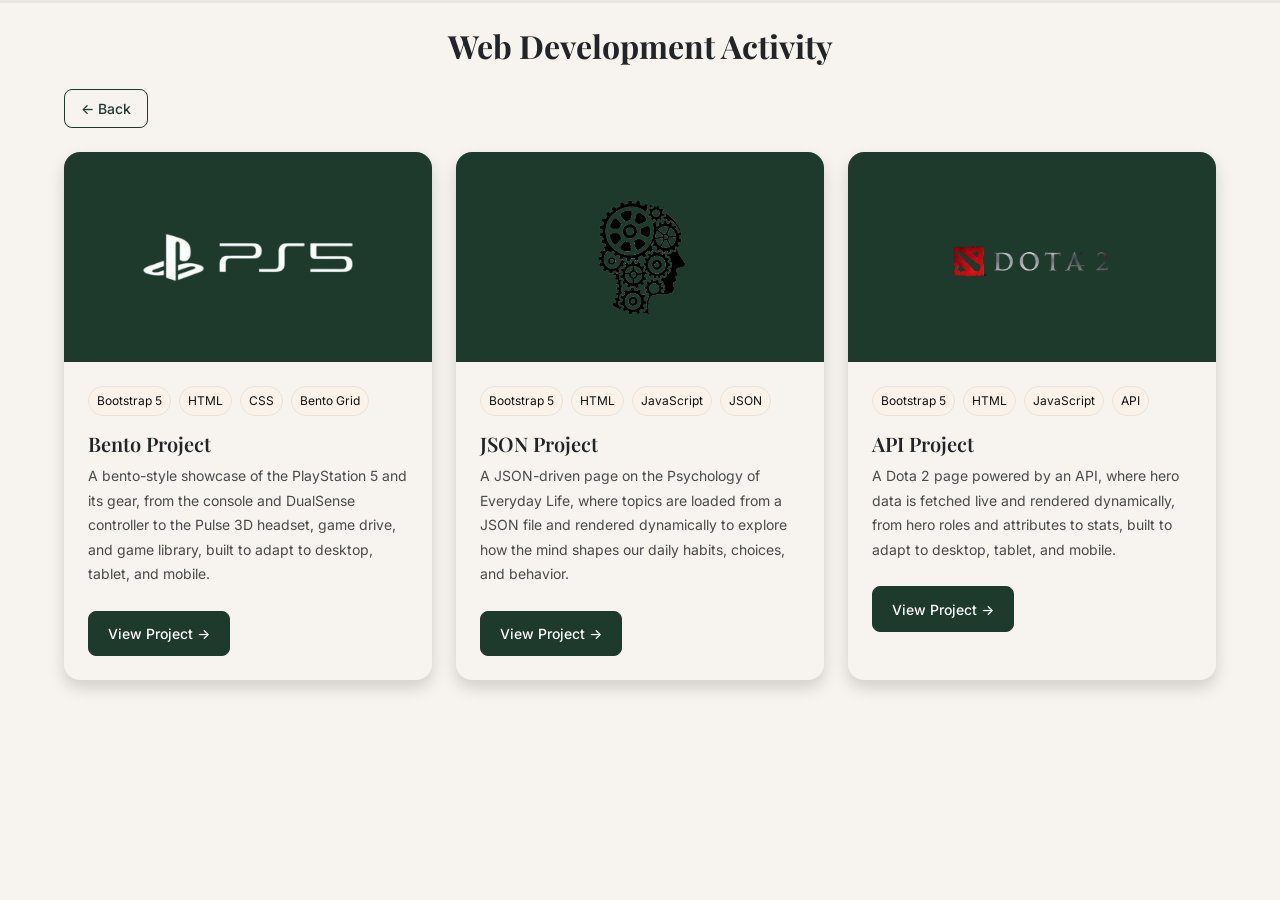
<file: index.html>
<!DOCTYPE html>
<html lang="en">
<head>
  <meta charset="UTF-8">
  <meta name="viewport" content="width=device-width, initial-scale=1">
  <title>Web Development Activity</title>

  <link href="https://cdn.jsdelivr.net/npm/bootstrap@5.3.3/dist/css/bootstrap.min.css" rel="stylesheet">
  <link rel="preconnect" href="https://fonts.googleapis.com">
  <link rel="preconnect" href="https://fonts.gstatic.com" crossorigin>
  <link href="https://fonts.googleapis.com/css2?family=Inter:wght@400;500&family=Playfair+Display:wght@600;700&display=swap" rel="stylesheet">

  <style>
    :root {
      --bs-body-font-family: "Inter", system-ui, sans-serif;
      --bs-body-bg: #f7f3ee;
      --green-dark: #1e3a2d;
    }

    body {
      border-top: 3px solid #ebe6df;
    }

    .container {
      max-width: 1200px;
    }

    .font-display {
      font-family: "Playfair Display", Georgia, serif;
    }

    .btn-back,
    .btn-project {
      display: inline-block;
      font-size: 0.875rem;
      font-weight: 500;
      border: 1px solid var(--green-dark);
      border-radius: 8px;
      text-decoration: none;
    }

    .btn-back {
      color: var(--green-dark);
      padding: 0.5rem 1rem;
    }

    .btn-project {
      color: #fff;
      background: var(--green-dark);
      padding: 0.7rem 1.2rem;
    }

    .card-media {
      height: 210px;
      background: var(--green-dark);
    }

    .card-media img {
      max-width: 75%;
      max-height: 70%;
      object-fit: contain;
    }

    .tag {
      font-size: 0.75rem;
      font-weight: 400;
      color: #111;
      background: #fbf3ea;
      border: 1px solid #ebe3d9;
    }

    .card-text {
      font-size: 0.875rem;
      line-height: 1.75;
      color: #4a4a4a;
    }
  </style>
</head>
<body>
  <section class="container px-3 px-md-4 py-4" id="projects">
    <h2 class="font-display fw-bold text-center mb-4">Web Development Activity</h2>

    <a href="https://pcyriltiffanie.github.io/pcyriltiffanie.io/" class="btn-back mb-4">← Back</a>

    <div class="row g-4">
      <div class="col-12 col-md-6 col-lg-4">
        <article class="card h-100 border-0 shadow rounded-4 overflow-hidden">
          <div class="card-media d-flex align-items-center justify-content-center">
            <img src="Activity 1/ps5_project.png" alt="PlayStation 5">
          </div>

          <div class="card-body p-4">
            <ul class="list-unstyled d-flex flex-wrap gap-2 mb-3">
              <li><span class="badge rounded-pill tag px-2 py-2">Bootstrap 5</span></li>
              <li><span class="badge rounded-pill tag px-2 py-2">HTML</span></li>
              <li><span class="badge rounded-pill tag px-2 py-2">CSS</span></li>
              <li><span class="badge rounded-pill tag px-2 py-2">Bento Grid</span></li>
            </ul>

            <h3 class="font-display fs-5 fw-semibold mb-2">Bento Project</h3>
            <p class="card-text mb-4">A bento-style showcase of the PlayStation 5 and its gear, from the console and DualSense controller to the Pulse 3D headset, game drive, and game library, built to adapt to desktop, tablet, and mobile.</p>
            <a href="https://pcyriltiffanie.github.io/WebDev/Activity%201/bento.html" class="btn-project" target="_blank" rel="noopener noreferrer">View Project →</a>
          </div>
        </article>
      </div>

      <div class="col-12 col-md-6 col-lg-4">
        <article class="card h-100 border-0 shadow rounded-4 overflow-hidden">
          <div class="card-media d-flex align-items-center justify-content-center">
            <img src="Activity 2/othres/brain_project.png" alt="Brain illustration for Psychology of Everyday Life">
          </div>

          <div class="card-body p-4">
            <ul class="list-unstyled d-flex flex-wrap gap-2 mb-3">
              <li><span class="badge rounded-pill tag px-2 py-2">Bootstrap 5</span></li>
              <li><span class="badge rounded-pill tag px-2 py-2">HTML</span></li>
              <li><span class="badge rounded-pill tag px-2 py-2">JavaScript</span></li>
              <li><span class="badge rounded-pill tag px-2 py-2">JSON</span></li>
            </ul>

            <h3 class="font-display fs-5 fw-semibold mb-2">JSON Project</h3>
            <p class="card-text mb-4">A JSON-driven page on the Psychology of Everyday Life, where topics are loaded from a JSON file and rendered dynamically to explore how the mind shapes our daily habits, choices, and behavior.</p>
            <a href="https://pcyriltiffanie.github.io/WebDev/Activity%202/json.html" class="btn-project" target="_blank" rel="noopener noreferrer">View Project →</a>
          </div>
        </article>
      </div>

      <div class="col-12 col-md-6 col-lg-4">
        <article class="card h-100 border-0 shadow rounded-4 overflow-hidden">
          <div class="card-media d-flex align-items-center justify-content-center">
            <img src="Activity 3/others/logo.png" alt="API project logo">
          </div>

          <div class="card-body p-4">
            <ul class="list-unstyled d-flex flex-wrap gap-2 mb-3">
              <li><span class="badge rounded-pill tag px-2 py-2">Bootstrap 5</span></li>
              <li><span class="badge rounded-pill tag px-2 py-2">HTML</span></li>
              <li><span class="badge rounded-pill tag px-2 py-2">JavaScript</span></li>
              <li><span class="badge rounded-pill tag px-2 py-2">API</span></li>
            </ul>

            <h3 class="font-display fs-5 fw-semibold mb-2">API Project</h3>
            <p class="card-text mb-4">A Dota 2 page powered by an API, where hero data is fetched live and rendered dynamically, from hero roles and attributes to stats, built to adapt to desktop, tablet, and mobile.</p>
            <a href="https://pcyriltiffanie.github.io/WebDev/Activity%203/api.html" class="btn-project" target="_blank" rel="noopener noreferrer">View Project →</a>
          </div>
        </article>
      </div>
    </div>
  </section>
</body>
</html>
</file>
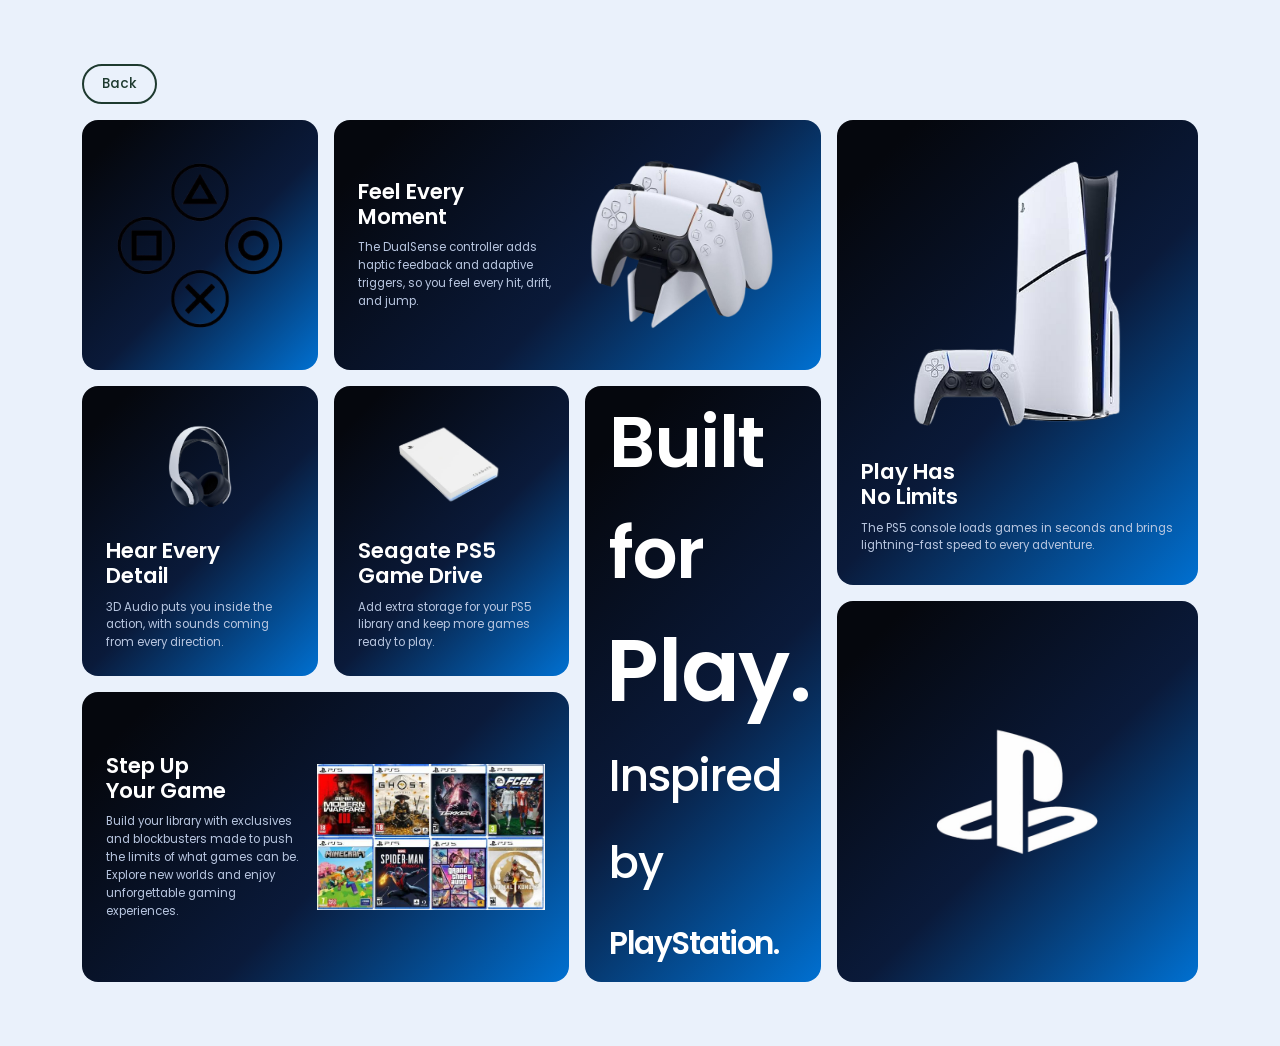
<file: Activity 1/index.html>
<!doctype html>
<html lang="en">

<head>
  <meta charset="utf-8">
  <meta name="viewport" content="width=device-width, initial-scale=1">
  <title>PS5 Bento</title>
  <link href="https://cdn.jsdelivr.net/npm/bootstrap@5.3.8/dist/css/bootstrap.min.css" rel="stylesheet"
    integrity="sha384-sRIl4kxILFvY47J16cr9ZwB07vP4J8+LH7qKQnuqkuIAvNWLzeN8tE5YBujZqJLB" crossorigin="anonymous">
  <link href="https://fonts.googleapis.com/css2?family=Poppins:wght@400;500;600&family=Playfair+Display:wght@600;700&family=Inter:wght@300;400;500;600&display=swap" rel="stylesheet">
  <style>
    body {
      font-family: "Poppins", system-ui, sans-serif;
      background-color: #eaf1fb;
    }

    .font-display { font-family: 'Playfair Display', serif; }


    .back-btn {
      display: inline-flex;
      align-items: center;
      gap: 8px;
      font-size: 0.85rem;
      font-weight: 500;
      color: #1e3a2f;
      text-decoration: none;
      padding: 8px 18px;
      border: 2px solid #1e3a2f;
      border-radius: 999px;
      transition: background 0.2s, color 0.2s;
    }

    .back-btn:hover { background: #1e3a2f; color: #fff; }

    .bento-section { padding: 64px 0; }

    .bento-title {
      font-weight: 600;
      font-size: clamp(30.4px, 4vw, 41.6px);
      line-height: 1.15;
      letter-spacing: -0.01em;
    }

    .card-title { container-type: inline-size; }

    .card-title .card-text {
      display: flex;
      flex-direction: column;
    }

    .title-fill {
      color: #fff;
      flex: 1;
      display: flex;
      flex-direction: column;
      justify-content: space-between;
      align-items: flex-start;
      letter-spacing: -0.035em;
      text-align: left;
    }

    .t-line { display: block; line-height: 0.9; white-space: nowrap; }
    .t-lg { font-size: 38cqw; }
    .t-xl { font-size: 46cqw; margin-left: -0.03em; }
    .t-md { font-size: 24cqw; font-weight: 500; }
    .t-sm { font-size: 16.5cqw; }

    .card {
      height: 100%;
      min-height: 260px;
      background: linear-gradient(135deg, #05070d 10%, #0a1a3a 55%, #0070d1 100%);
      color: #fff;
      border: 0;
      border-radius: 16px;
      flex-direction: row;
      align-items: center;
      gap: 16px;
      overflow: hidden;
    }

    .card-text {
      flex: 1 1 0;
      min-width: 0;
    }

    .card-text h2 {
      font-size: 21.6px;
      font-weight: 600;
      line-height: 1.15;
      margin-bottom: 9.6px;
    }

    .card-text p {
      font-size: 11.52px;
      line-height: 1.55;
      color: #b8c6e0;
      margin: 0;
    }

    .art {
      flex: 0 0 46%;
      display: flex;
      justify-content: center;
      align-items: center;
    }

    .art img {
      width: 100%;
      max-height: 190px;
      object-fit: contain;
    }

    .card-logo {
      justify-content: center;
      align-items: center;
    }

    .logo-wrap {
      width: 100%;
      display: flex;
      justify-content: center;
      align-items: center;
    }

    .logo-wrap img {
      width: 100%;
      max-width: 280px;
      max-height: 220px;
      object-fit: contain;
    }

    .card-button {
      justify-content: center;
      align-items: center;
    }

    .button-wrap {
      width: 100%;
      height: 100%;
      display: flex;
      justify-content: center;
      align-items: center;
    }

    .button-wrap img {
      max-width: 100%;
      max-height: 200px;
      object-fit: contain;
    }

    .card-tall {
      flex-direction: column;
      align-items: stretch;
      justify-content: space-between;
    }

    .card-tall .art {
      flex: 1;
    }

    .card-tall .art img {
      max-height: 300px;
      height: 100%;
    }

    .card-wide .art {
      flex-basis: 52%;
    }

    .card-wide .art img {
      max-height: 200px;
    }

    @media (min-width: 768px) {
      .card-top { min-height: 250px; }
      .card-sm { min-height: 290px; }
      .card-sm .art img { max-height: 110px; height: auto; }
    }

    @media (min-width: 992px) {
      .bento-right { min-height: 520px; }
      .card-bottom { min-height: 290px; }
      .card-photo { flex: 5 1 0; }
      .card-slot { flex: 4 1 0; }
    }

    @media (max-width: 767.98px) {
      .card { min-height: 0; flex-direction: column-reverse; align-items: stretch; }
      .art { flex-basis: auto; }
      .art img { max-height: 170px; }
      .card-text { flex: none; }
    }
  </style>
</head>

<body>

  <div class="bento-section">
    <div class="container">

      <a href="https://pcyriltiffanie.github.io/pcyriltiffanie.io/" class="back-btn mb-3">Back</a>

      <div class="row g-3">

        <div class="col-lg-8">
          <div class="d-flex flex-column gap-3 h-100 bento-left">

            <div class="row g-3">
              <div class="col-md-4">
                <div class="card card-top card-button p-4">
                  <div class="button-wrap">
                    <img src="button.png" alt="PlayStation buttons">
                  </div>
                </div>
              </div>

              <div class="col-md-8">
                <div class="card card-top card-wide p-4">
                  <div class="card-text">
                    <h2>Feel Every<br>Moment</h2>
                    <p>The DualSense controller adds haptic feedback and adaptive triggers, so you feel every hit,
                      drift, and jump.</p>
                  </div>
                  <div class="art">
                    <img src="controller.png" alt="DualSense controller">
                  </div>
                </div>
              </div>
            </div>

            <div class="row g-3 flex-fill">
              <div class="col-md-8">
                <div class="d-flex flex-column gap-3 h-100">

                  <div class="row g-3 flex-fill">
                    <div class="col-md-6">
                      <div class="card card-tall card-sm p-4">
                        <div class="art">
                          <img src="headset.png" alt="Pulse 3D headset">
                        </div>
                        <div class="card-text">
                          <h2>Hear Every<br>Detail</h2>
                          <p>3D Audio puts you inside the action, with sounds coming from every direction.</p>
                        </div>
                      </div>
                    </div>

                    <div class="col-md-6">
                      <div class="card card-tall card-sm p-4">
                        <div class="art">
                          <img src="seagate.png" alt="Seagate Game Drive for PS5">
                        </div>
                        <div class="card-text">
                          <h2>Seagate PS5<br>Game Drive</h2>
                          <p>Add extra storage for your PS5 library and keep more games ready to play.</p>
                        </div>
                      </div>
                    </div>
                  </div>

                  <div class="card card-bottom card-wide p-4 flex-fill">
                    <div class="card-text">
                      <h2>Step Up<br>Your Game</h2>
                      <p>Build your library with exclusives and blockbusters made to push the limits of what games can
                        be. Explore new worlds and enjoy unforgettable gaming experiences.</p>
                    </div>
                    <div class="art">
                      <img src="games.jpg" alt="PS5 game cases">
                    </div>
                  </div>

                </div>
              </div>

              <div class="col-md-4">
                <div class="card card-tall card-title p-4">
                  <div class="card-text">
                    <h1 class="bento-title title-fill mb-0">
                      <span class="t-line t-lg">Built</span>
                      <span class="t-line t-lg">for</span>
                      <span class="t-line t-xl">Play.</span>
                      <span class="t-line t-md">Inspired</span>
                      <span class="t-line t-md">by</span>
                      <span class="t-line t-sm">PlayStation.</span>
                    </h1>
                  </div>
                </div>
              </div>
            </div>

          </div>
        </div>

        <div class="col-lg-4">
          <div class="d-flex flex-column gap-3 h-100 bento-right">

            <div class="card card-tall card-photo p-4">
              <div class="art">
                <img src="console.png" alt="PS5 console">
              </div>
              <div class="card-text">
                <h2>Play Has<br>No Limits</h2>
                <p>The PS5 console loads games in seconds and brings lightning-fast speed to every adventure.</p>
              </div>
            </div>

            <div class="card card-logo card-slot p-4">
              <div class="logo-wrap">
                <img src="logo.png" alt="PlayStation logo">
              </div>
            </div>

          </div>
        </div>

      </div>

    </div>
  </div>

  <script src="https://cdn.jsdelivr.net/npm/bootstrap@5.3.8/dist/js/bootstrap.bundle.min.js"
    integrity="sha384-FKyoEForCGlyvwx9Hj09JcYn3nv7wiPVlz7YYwJrWVcXK/BmnVDxM+D2scQbITxI"
    crossorigin="anonymous"></script>
</body>

</html>
</file>
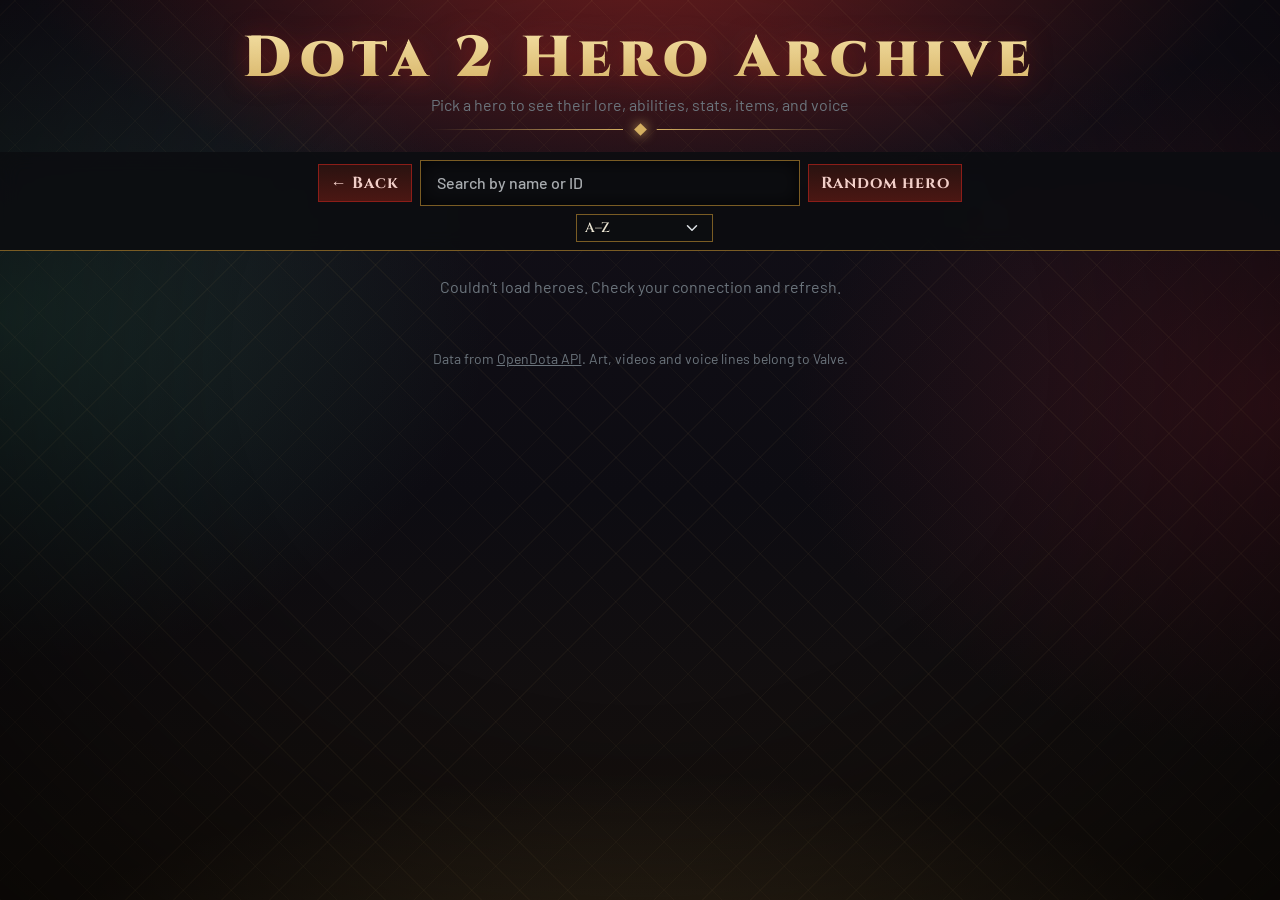
<file: Activity 3/index.html>
<!doctype html>
<html lang="en" data-bs-theme="dark">

<head>
    <meta charset="utf-8">
    <meta name="viewport" content="width=device-width, initial-scale=1">
    <title>Dota 2 Hero Archive All</title>
    <link rel="preconnect" href="https://fonts.gstatic.com" crossorigin>
    <link href="https://cdn.jsdelivr.net/npm/bootstrap@5.3.3/dist/css/bootstrap.min.css" rel="stylesheet">
    <link
        href="https://fonts.googleapis.com/css2?family=Cinzel:wght@500;700;900&family=Barlow:wght@400;500;600&display=swap"
        rel="stylesheet">
    <link href="others/style.css" rel="stylesheet">
</head>

<body>
    <header class="text-center pt-4 px-3">
        <h1 class="title-gold m-0">Dota 2 Hero Archive</h1>
        <p class="text-secondary mb-2">Pick a hero to see their lore, abilities, stats, items, and voice</p>
        <div class="orn"><i></i></div>
    </header>

    <div class="toolbar sticky-top py-2 px-3">
        <div class="container-xxl d-flex flex-column gap-2 align-items-center">
            <div class="d-flex flex-wrap gap-2 align-items-center justify-content-center w-100">
                <a class="btn btn-blood cinzel" href="https://pcyriltiffanie.github.io/WebDev/index.html">&larr; Back</a>
                <div class="search input-group p-1 flex-grow-1" style="max-width:380px;min-width:220px">
                    <input id="q" class="form-control" type="search" placeholder="Search by name or ID"
                        autocomplete="off" aria-label="Search heroes">
                </div>
                <button id="rnd" class="btn btn-blood cinzel">Random hero</button>
            </div>
            <div class="d-flex flex-wrap gap-2 align-items-center justify-content-center">
                <div class="d-flex flex-wrap gap-2 justify-content-center" id="chips" role="group"
                    aria-label="Filter by attribute"></div>
                <select id="sort" class="form-select form-select-sm sel" aria-label="Sort heroes">
                    <option value="az">A–Z</option>
                    <option value="wr">Win rate</option>
                    <option value="pop">Most picked</option>
                    <option value="pro">Pro scene</option>
                </select>
            </div>
        </div>
    </div>

    <main class="container-xxl py-4 pb-5">
        <div id="msg" class="text-center text-secondary mb-3" role="status" style="min-height:1.6rem"></div>
        <div class="row row-cols-2 row-cols-md-3 row-cols-xl-5 g-3" id="grid"></div>
    </main>

    <nav class="d-flex justify-content-center align-items-center gap-3 pb-5 d-none" id="pager"
        aria-label="Page navigation">
        <button id="pp" class="btn btn-gold cinzel">Previous</button>
        <div class="cinzel fw-bold text-center text-gold" id="pg" style="min-width:8rem"></div>
        <button id="np" class="btn btn-gold cinzel">Next</button>
    </nav>

    <footer class="text-center text-secondary small pb-4">Data from <a class="link-secondary"
            href="https://docs.opendota.com/">OpenDota API</a>. Art, videos and voice lines belong to Valve.</footer>

    <div class="modal fade" id="dlg" tabindex="-1" aria-labelledby="dname" aria-hidden="true">
        <div class="modal-dialog modal-xl modal-dialog-centered modal-dialog-scrollable">
            <div class="modal-content">
                <div class="modal-header justify-content-between">
                    <button class="btn btn-blood btn-sm cinzel" id="prev" aria-label="Previous hero">Prev</button>
                    <span class="text-secondary" id="pos"></span>
                    <div class="d-flex gap-2">
                        <button class="btn btn-blood btn-sm cinzel" id="next" aria-label="Next hero">Next</button>
                        <button class="btn btn-gold btn-sm cinzel" data-bs-dismiss="modal" aria-label="Close">Close</button>
                    </div>
                </div>
                <div class="modal-body" id="mbody">
                    <div class="row g-3" id="dgrid">
                        <div class="col-lg-6 order-lg-1" id="stageCol">
                            <section class="panel stage h-100 p-4 d-flex align-items-center justify-content-center text-center position-relative overflow-hidden">
                                <div class="position-relative w-100">
                                    <div class="portrait position-relative">
                                        <video id="video" autoplay loop muted playsinline></video>
                                        <img id="img" alt="" class="d-none">
                                    </div>
                                    <h2 class="hero-name m-0 pt-2" id="dname"></h2>
                                    <div class="bar"></div>
                                    <div class="attr-label" id="dattr"></div>
                                    <div class="text-secondary mt-3" id="vmsg" role="status" style="min-height:1.3rem"></div>
                                    <button id="replay" class="btn btn-blood btn-sm cinzel mt-1"
                                        aria-label="Play another voice line">&#8635; Another voice line</button>
                                </div>
                            </section>
                        </div>
                        <div class="col-lg-6 order-lg-2" id="aboutCol">
                            <section class="panel h-100 p-4 d-flex flex-column justify-content-center align-items-center text-center" id="about"></section>
                        </div>
                        <div class="col-lg-6 order-lg-3"><section class="panel h-100 p-4" id="attrs"></section></div>
                        <div class="col-lg-6 order-lg-4"><section class="panel h-100 p-4" id="stats"></section></div>
                        <div class="col-12 order-lg-5"><section class="panel p-4" id="meta"></section></div>
                        <div class="col-12 order-lg-5"><section class="panel p-4" id="abil"></section></div>
                        <div class="col-12 order-lg-5"><section class="panel p-4" id="itm"></section></div>
                        <div class="col-12 order-lg-5"><section class="panel p-4" id="mu"></section></div>
                    </div>
                </div>
            </div>
        </div>
    </div>

    <script src="https://cdn.jsdelivr.net/npm/bootstrap@5.3.3/dist/js/bootstrap.bundle.min.js"></script>
    <script>
        const A = { str: { label: 'Strength', color: '#ec3d06' }, agi: { label: 'Agility', color: '#26e030' }, int: { label: 'Intelligence', color: '#00d9ff' }, all: { label: 'Universal', color: '#c07cf0' } };
        const IMG = 'https://cdn.cloudflare.steamstatic.com/apps/dota2/images/dota_react/heroes/';
        const VID = 'https://cdn.cloudflare.steamstatic.com/apps/dota2/videos/dota_react/heroes/renders/';
        const HF = 'https://huggingface.co/datasets/Sqls1/dota2-sounds';
        const $ = id => document.getElementById(id);
        const esc = t => String(t).replace(/[&<>"']/g, c => ({ '&': '&amp;', '<': '&lt;', '>': '&gt;', '"': '&quot;', "'": '&#39;' }[c]));
        const cap = t => t ? t[0].toUpperCase() + t.slice(1) : '';
        const num = n => Number.isInteger(n) ? n : Number(n).toFixed(2).replace(/0+$/, '').replace(/\.$/, '');
        const st = (l, x) => `<div class="col"><div class="stat h-100"><small class="d-block">${l}</small><b>${x}</b></div></div>`;
        const STATS = 'row row-cols-2 row-cols-sm-4 g-2';
        const getJSON = async u => { try { const r = await fetch(u); return r.ok ? await r.json() : null } catch (e) { return null } };

        let heroes = [], shown = [], attr = 'any', cur = null, loreP = null;

        const API = 'https://api.opendota.com/api/', CDN = 'https://cdn.cloudflare.steamstatic.com', ITM = CDN + '/apps/dota2/images/dota_react/items/';
        const BR = ['Herald', 'Guardian', 'Crusader', 'Archon', 'Legend', 'Ancient', 'Divine', 'Immortal']; const S = {};
        const cacheGet = (k, ttl) => { try { const o = JSON.parse(localStorage.getItem(k)); return o && Date.now() - o.t < ttl ? o.v : null } catch (e) { return null } };
        const cacheSet = (k, v) => { try { localStorage.setItem(k, JSON.stringify({ t: Date.now(), v })) } catch (e) { } };
        const skeleton = () => Array(15).fill('<div class="col"><div class="card hc w-100 h-100 text-center placeholder-glow" aria-hidden="true"><div class="ratio ratio-16x9"><span class="placeholder rounded-0"></span></div><div class="card-body p-0 pt-2 pb-2"><span class="placeholder col-8"></span><br><span class="placeholder col-5 mt-1"></span></div></div></div>').join('');
        let statsDone = false;
        const skText = (...ws) => `<span class="placeholder-glow d-block w-100" aria-hidden="true">${ws.map(w => `<span class="placeholder col-${w} d-block mb-2"></span>`).join('')}</span>`;
        const skHead = '<h3><span class="placeholder-glow"><span class="placeholder col-3"></span></span></h3>';
        const skBox = (n, h, cls = 'col') => `<div class="row row-cols-1 row-cols-md-2 row-cols-xl-3 g-2 placeholder-glow" aria-hidden="true">${`<div class="${cls}"><span class="placeholder w-100 rounded" style="height:${h}px"></span></div>`.repeat(n)}</div>`;
        const skBars = `<div class="d-flex gap-2 placeholder-glow" aria-hidden="true">${'<span class="placeholder flex-fill rounded" style="height:90px"></span>'.repeat(8)}</div>`;
        const skIcons = `<div class="d-flex flex-wrap gap-1 py-2 placeholder-glow" aria-hidden="true">${'<span class="placeholder rounded" style="width:44px;height:32px"></span>'.repeat(7)}</div>`;
        async function load() {
            $('grid').innerHTML = skeleton();
            let data = cacheGet('dota:heroes', 7 * 864e5);
            if (!data) { data = await getJSON(API + 'constants/heroes'); if (data) cacheSet('dota:heroes', data) }
            if (!data) { $('grid').innerHTML = ''; $('msg').textContent = 'Couldn’t load heroes. Check your connection and refresh.'; return }
            heroes = Object.values(data).map(h => ({ ...h, short: h.name.replace('npc_dota_hero_', '') })).sort((a, b) => a.localized_name.localeCompare(b.localized_name));
            buildChips(); filter(); fromHash();
            loadStats();
        }

        async function loadStats() {
            const c = cacheGet('dota:stats', 36e5);
            if (c) Object.assign(S, c);
            else {
                const stats = await getJSON(API + 'heroStats');
                (stats || []).forEach(x => {
                    const b = BR.map((_, i) => { const p = x[(i + 1) + '_pick'] || 0; return { p, wr: p ? (x[(i + 1) + '_win'] || 0) / p * 100 : 0 } });
                    const pick = b.reduce((a, y) => a + y.p, 0), win = BR.reduce((a, _, i) => a + (x[(i + 1) + '_win'] || 0), 0);
                    S[x.id] = { b, pick, wr: pick ? win / pick * 100 : 0, pp: x.pro_pick || 0, pw: x.pro_win || 0, pb: x.pro_ban || 0 }
                });
                if (Object.keys(S).length) cacheSet('dota:stats', S);
            }
            statsDone = true;
            if ($('sort').value === 'az') render(); else filter();
            if (cur && isOpen) renderMeta(cur);
            (window.requestIdleCallback || setTimeout)(() => { getConst(); getLore() }, { timeout: 3000 });
        }
        function buildChips() {
            const n = k => k === 'any' ? heroes.length : heroes.filter(h => h.primary_attr === k).length;
            $('chips').innerHTML = [['any', 'All', '#d4af61'], ...Object.entries(A).map(([k, v]) => [k, v.label, v.color])]
                .map(([k, l, c]) => `<button class="btn btn-sm chip" data-k="${k}" style="--c:${c}" aria-pressed="${k === attr}"><i></i>${l} ${n(k)}</button>`).join('');
        }
        const PER = 15; let page = 1;
        function filter() {
            const q = $('q').value.trim().toLowerCase();
            shown = heroes.filter(h => (attr === 'any' || h.primary_attr === attr) && (!q || String(h.id) === q || h.localized_name.toLowerCase().includes(q)));
            const key = { wr: h => S[h.id]?.wr || 0, pop: h => S[h.id]?.pick || 0, pro: h => S[h.id] ? S[h.id].pp + S[h.id].pb : 0 }[$('sort').value];
            if (key) shown = shown.slice().sort((a, b) => key(b) - key(a));
            page = 1; render();
        }
        function render() {
            const q = $('q').value.trim(), last = Math.max(1, Math.ceil(shown.length / PER));
            $('msg').textContent = '';
            $('grid').innerHTML = shown.length ? shown.slice((page - 1) * PER, page * PER).map((h, n) => {
                const i = A[h.primary_attr] || A.all;
                return `<div class="col"><button class="card hc w-100 h-100 text-center" data-id="${h.id}" style="--attr:${i.color}"><div class="th position-relative overflow-hidden w-100"><div class="ratio ratio-16x9"><img class="object-fit-cover" src="${IMG}${h.short}.png" alt="" decoding="async" loading="${n < 10 ? 'eager' : 'lazy'}"></div>${S[h.id] ? `<span class="badge rounded-0 wr position-absolute top-0 end-0 m-1">${S[h.id].wr.toFixed(1)}%</span>` : ''}</div><div class="card-body w-100 p-0 pt-2 pb-2"><div class="nm px-1">${esc(h.localized_name)}</div><small class="d-block fw-semibold">${i.label}</small></div></button></div>`;
            }).join('') : `<div class="col-12 text-center text-secondary cinzel fs-5 py-5">No hero matches “${esc(q)}”. Try another name or clear the filter.</div>`;
            $('pager').classList.toggle('d-none', last < 2); $('pg').textContent = `Page ${page} of ${last}`;
        }
        function go(n) { const last = Math.max(1, Math.ceil(shown.length / PER)); page = n < 1 ? last : n > last ? 1 : n; render(); scrollTo({ top: 0, behavior: 'smooth' }) }
        $('pp').onclick = () => go(page - 1); $('np').onclick = () => go(page + 1);
        $('chips').addEventListener('click', e => {
            const b = e.target.closest('.chip'); if (!b) return; attr = b.dataset.k;
            document.querySelectorAll('.chip').forEach(c => c.setAttribute('aria-pressed', c === b)); filter()
        });
        $('q').addEventListener('input', filter); $('sort').addEventListener('change', filter);
        $('q').addEventListener('keydown', e => { if (e.key === 'Enter' && shown.length) openHero(shown[0]) });
        $('grid').addEventListener('click', e => { const c = e.target.closest('.hc'); if (c) openHero(heroes.find(h => h.id == c.dataset.id)) });
        $('rnd').addEventListener('click', () => { const l = shown.length ? shown : heroes; if (l.length) openHero(l[Math.floor(Math.random() * l.length)]) });

        const d = $('dlg'), modal = new bootstrap.Modal(d); let isOpen = false;
        d.addEventListener('show.bs.modal', () => { isOpen = true });
        function openHero(h) {
            audio.src = SILENT; audio.play().catch(() => { });
            cur = h; const i = A[h.primary_attr] || A.all;
            d.style.setProperty('--attr', i.color);
            const flip = h.primary_attr === 'str' || h.primary_attr === 'agi';
            $('stageCol').classList.toggle('order-lg-1', !flip); $('stageCol').classList.toggle('order-lg-2', flip);
            $('aboutCol').classList.toggle('order-lg-2', !flip); $('aboutCol').classList.toggle('order-lg-1', flip);
            const v = $('video'), im = $('img');
            im.src = IMG + h.short + '.png'; im.alt = h.localized_name; im.classList.add('d-none'); v.classList.remove('d-none');
            v.onerror = () => { v.classList.add('d-none'); im.classList.remove('d-none') };
            v.src = VID + h.short + '.webm'; v.play().catch(() => { });
            $('dname').textContent = h.localized_name; $('dattr').textContent = i.label;
            const l = shown.includes(h) ? shown : heroes; $('pos').textContent = `${l.indexOf(h) + 1} of ${l.length}`;

            const pills = [h.attack_type && `<span class="badge rounded-pill px-3 py-2 pill">${esc(cap(h.attack_type))}</span>`, ...(h.roles || []).map(r => `<span class="badge rounded-pill px-3 py-2 pill plain">${esc(r)}</span>`)].filter(Boolean).join('');
            const box = (k, t) => `<div class="attrbox d-flex align-items-center gap-3 px-3 py-2 ${h.primary_attr === k ? 'main' : ''}" style="--c:${A[k].color}"><small class="flex-grow-1">${t}</small><b>${num(h['base_' + k])}</b><span class="text-end">+${num(h[k + '_gain'])} per level</span></div>`;
            $('about').innerHTML = `<h3>About ${esc(h.localized_name)}</h3><p class="lore w-100" id="lore">${skText(12, 12, 10, 8)}</p><div class="d-flex flex-wrap gap-2 justify-content-center mt-3">${pills}</div>`;
            $('attrs').innerHTML = h.base_str !== undefined ? `<h3>Attributes</h3><div class="d-grid gap-2">${box('str', 'STRENGTH')}${box('agi', 'AGILITY')}${box('int', 'INTELLIGENCE')}</div>` : '';
            $('stats').innerHTML = h.base_armor !== undefined ? `<h3>Base stats</h3><div class="${STATS} row-cols-lg-3 row-cols-xl-4">${st('Damage', `${h.base_attack_min}–${h.base_attack_max}`)}${st('Armor', num(h.base_armor))}${st('Magic resist', num(h.base_mr) + '%')}${st('Move speed', h.move_speed)}${st('Attack range', h.attack_range)}${st('Attack time', num(h.attack_rate) + 's')}${st('Health regen', num(h.base_health_regen))}${st('Mana regen', num(h.base_mana_regen))}</div><p class="text-secondary small text-center mt-2 mb-0">Base values, before attributes and items.</p>` : '';
            showLore(h); extras(h);

            if (!isOpen) modal.show();
            $('mbody').scrollTop = 0;
            if (location.hash !== '#' + h.short) history.replaceState(null, '', '#' + h.short);
            playVoice(h);
        }

        let constP = null;
        const getConst = () => constP || (constP = Promise.all([getJSON(API + 'constants/abilities'), getJSON(API + 'constants/hero_abilities'), getJSON(API + 'constants/item_ids')]).then(r => { if (!r[0] || !r[1]) constP = null; return r }));
        const put = (id, html) => { if ($(id)) $(id).innerHTML = html };
        function renderMeta(h) {
            const s = S[h.id];
            put('meta', s ? `<h3>Win rate by rank</h3><div class="brk">${s.b.map((b, i) => `<div><b>${b.p ? b.wr.toFixed(1) + '%' : '–'}</b><i style="height:${Math.max(4, Math.min(100, (b.wr - 40) * 5))}%"></i><small>${BR[i]}</small></div>`).join('')}</div><div class="${STATS} mt-3">${st('Public picks', s.pick.toLocaleString())}${st('Pro picks', s.pp)}${st('Pro wins', s.pw)}${st('Pro bans', s.pb)}</div>` : statsDone ? '' : `<h3>Win rate by rank</h3>${skBars}`);
        }
        function extras(h) {
            put('abil', skHead + skBox(6, 64));
            put('itm', skHead + skIcons + skIcons + skIcons);
            put('mu', skHead + skBox(5, 40, 'col-md-6'));
            renderMeta(h);
            getConst().then(([AB, HA]) => {
                if (cur !== h) return;
                const L = (HA && HA[h.name] && HA[h.name].abilities) || [];
                const rows = L.filter(a => AB && AB[a] && AB[a].dname && AB[a].img && !String(AB[a].behavior || '').includes('Hidden')).map(a => { const x = AB[a]; return `<div class="col"><div class="ab d-flex gap-3 p-2 h-100" title="Click to expand"><img src="${CDN}${x.img}" alt="" loading="lazy"><div><b>${esc(x.dname)}</b><p>${esc(String(x.desc || '').replace(/[ \t]+/g, ' '))}</p></div></div></div>` }).join('');
                put('abil', rows ? `<h3>Abilities</h3><div class="row row-cols-1 row-cols-md-2 row-cols-xl-3 g-2">${rows}</div>` : '');
            });
            Promise.all([getJSON(API + `heroes/${h.id}/itemPopularity`), getConst()]).then(([P, c]) => {
                if (cur !== h) return;
                const N = (c && c[2]) || {};
                const html = P ? [['start_game_items', 'Starting'], ['early_game_items', 'Early'], ['mid_game_items', 'Core'], ['late_game_items', 'Late']].map(([k, l]) => {
                    const e = Object.entries(P[k] || {}).sort((a, b) => b[1] - a[1]).filter(([id]) => N[id]).slice(0, 7);
                    return e.length ? `<div class="ph d-flex align-items-center gap-3 py-2"><small>${l}</small><div class="d-flex flex-wrap gap-1">${e.map(([id]) => `<img src="${ITM}${N[id]}.png" title="${esc(N[id].replace(/_/g, ' '))}" alt="" loading="lazy" onerror="this.remove()">`).join('')}</div></div>` : '';
                }).join('') : '';
                put('itm', html ? `<h3>Popular items</h3>${html}` : '');
            });
            getJSON(API + `heroes/${h.id}/matchups`).then(M => {
                if (cur !== h) return;
                const m = (M || []).filter(x => x.games_played >= 100 && heroes.some(y => y.id == x.hero_id)).map(x => ({ ...x, wr: x.wins / x.games_played * 100 })).sort((a, b) => b.wr - a.wr);
                const card = x => { const o = heroes.find(y => y.id == x.hero_id); return `<button class="mu btn d-flex align-items-center gap-2 w-100 mb-1 p-0 pe-2 text-start" data-id="${o.id}"><img src="${IMG}${o.short}.png" alt="" loading="lazy"><span class="flex-grow-1 fw-semibold">${esc(o.localized_name)}</span><b>${x.wr.toFixed(1)}%</b></button>` };
                put('mu', m.length > 10 ? `<h3>Matchups</h3><div class="row g-3"><div class="col-md-6"><small class="g d-block mb-2">${esc(h.localized_name)} wins most against</small>${m.slice(0, 5).map(card).join('')}</div><div class="col-md-6"><small class="rd d-block mb-2">${esc(h.localized_name)} struggles against</small>${m.slice(-5).reverse().map(card).join('')}</div></div>` : '');
            });
        }
        d.addEventListener('click', e => {
            const m = e.target.closest('.mu'); if (m) return openHero(heroes.find(h => h.id == m.dataset.id));
            const a = e.target.closest('.ab'); if (a) a.classList.toggle('open');
        });

        const LORE_URLS = [
            'https://api.opendota.com/api/constants/hero_lore',
            'https://cdn.jsdelivr.net/gh/odota/dotaconstants@master/build/hero_lore.json',
            'https://raw.githubusercontent.com/odota/dotaconstants/master/build/hero_lore.json'
        ];
        function getLore() {
            if (loreP) return loreP;
            loreP = (async () => {
                for (const u of LORE_URLS) {
                    const L = await getJSON(u);
                    if (L && typeof L === 'object' && Object.keys(L).length) return L;
                }
                return null;
            })();
            loreP.then(L => { if (!L) loreP = null });
            return loreP;
        }
        async function showLore(h) {
            const el = $('lore'); if (!el) return;
            const L = await getLore();
            if (cur !== h || !$('lore')) return;
            const text = L && (L[h.short] || L[h.localized_name.toLowerCase()]);
            if (text) { $('lore').textContent = text; return }
            if (!L) {
                $('lore').innerHTML = 'Hindi ma-load ang lore. <button class="btn btn-sm btn-gold cinzel ms-2" id="retryLore">Subukan ulit</button>';
                $('retryLore').onclick = () => { $('lore').innerHTML = skText(12, 12, 10, 8); showLore(h) };
            } else $('lore').textContent = 'No lore available for this hero.';
        }
        function step(n) { const l = shown.includes(cur) ? shown : heroes; openHero(l[(l.indexOf(cur) + n + l.length) % l.length]) }
        $('prev').onclick = () => step(-1); $('next').onclick = () => step(1);
        d.addEventListener('hidden.bs.modal', () => { isOpen = false; const k = shown.indexOf(cur); if (k >= 0 && Math.floor(k / PER) + 1 !== page) { page = Math.floor(k / PER) + 1; render() } audio.pause(); soundToken++; $('video').removeAttribute('src'); history.replaceState(null, '', location.pathname + location.search) });
        d.addEventListener('keydown', e => { if (e.key === 'ArrowLeft') step(-1); if (e.key === 'ArrowRight') step(1) });
        function fromHash() { const s = location.hash.slice(1); const h = s && heroes.find(x => x.short === s); if (h) openHero(h) }
        addEventListener('hashchange', () => { const s = location.hash.slice(1); if (!s) { if (isOpen) modal.hide() } else if (!cur || cur.short !== s) fromHash() });

        const audio = new Audio(); let soundToken = 0, lastUrl = '';
        const SILENT = '[data-uri]'; const lineCache = {};
        const GOOD = /(spawn|respawn|move|attack|kill|battlebegins|taunt|laugh|first|select|pick|cast|win|rival|deny|lasthit|ally|bounty|rune|purch|bush|happy|haste|invis)/i;
        const urlOf = p => `${HF}/resolve/main/${p.split('/').map(encodeURIComponent).join('/')}`;
        async function getLines(short) {
            if (lineCache[short]) return lineCache[short];
            try { const s = JSON.parse(localStorage.getItem('dotaLines2:' + short) || 'null'); if (s && s.length) return lineCache[short] = s } catch (e) { }
            const list = await getJSON(`https://huggingface.co/api/datasets/Sqls1/dota2-sounds/tree/main/sounds/vo/${encodeURIComponent(short)}?limit=300`);
            if (!list) throw new Error('none');
            const files = list.filter(f => f.type === 'file' && /\.mp3$/i.test(f.path)).map(f => f.path);
            const good = files.filter(p => GOOD.test(p));
            const lines = (good.length ? good : files).slice(0, 60);
            lineCache[short] = lines; try { localStorage.setItem('dotaLines2:' + short, JSON.stringify(lines)) } catch (e) { }
            return lines;
        }
        async function playVoice(h) {
            const t = ++soundToken, m = $('vmsg'), prev = lastUrl; audio.pause(); lastUrl = ''; m.innerHTML = '<span class="placeholder-glow"><span class="placeholder col-4 rounded"></span></span>';
            try {
                const lines = await getLines(h.short); if (t !== soundToken) return;
                if (!lines.length) throw new Error('empty');
                let pick;
                for (let n = 0; n < 8; n++) { pick = urlOf(lines[Math.floor(Math.random() * lines.length)]); if (pick !== prev || lines.length < 2) break }
                lastUrl = pick;
                audio.src = lastUrl;
                await audio.play(); if (t === soundToken) m.textContent = '';
            } catch (e) {
                if (t !== soundToken) return;
                if (e && e.name === 'NotAllowedError') { m.textContent = 'Tap anywhere to hear the hero.'; d.addEventListener('pointerdown', () => audio.play().then(() => { m.textContent = '' }).catch(() => { }), { once: true }) }
                else m.textContent = 'No voice line available for this hero.';
            }
        }

        $('replay').onclick = () => {
            if (cur) playVoice(cur);
        };

        load();
    </script>
</body>

</html>
</file>
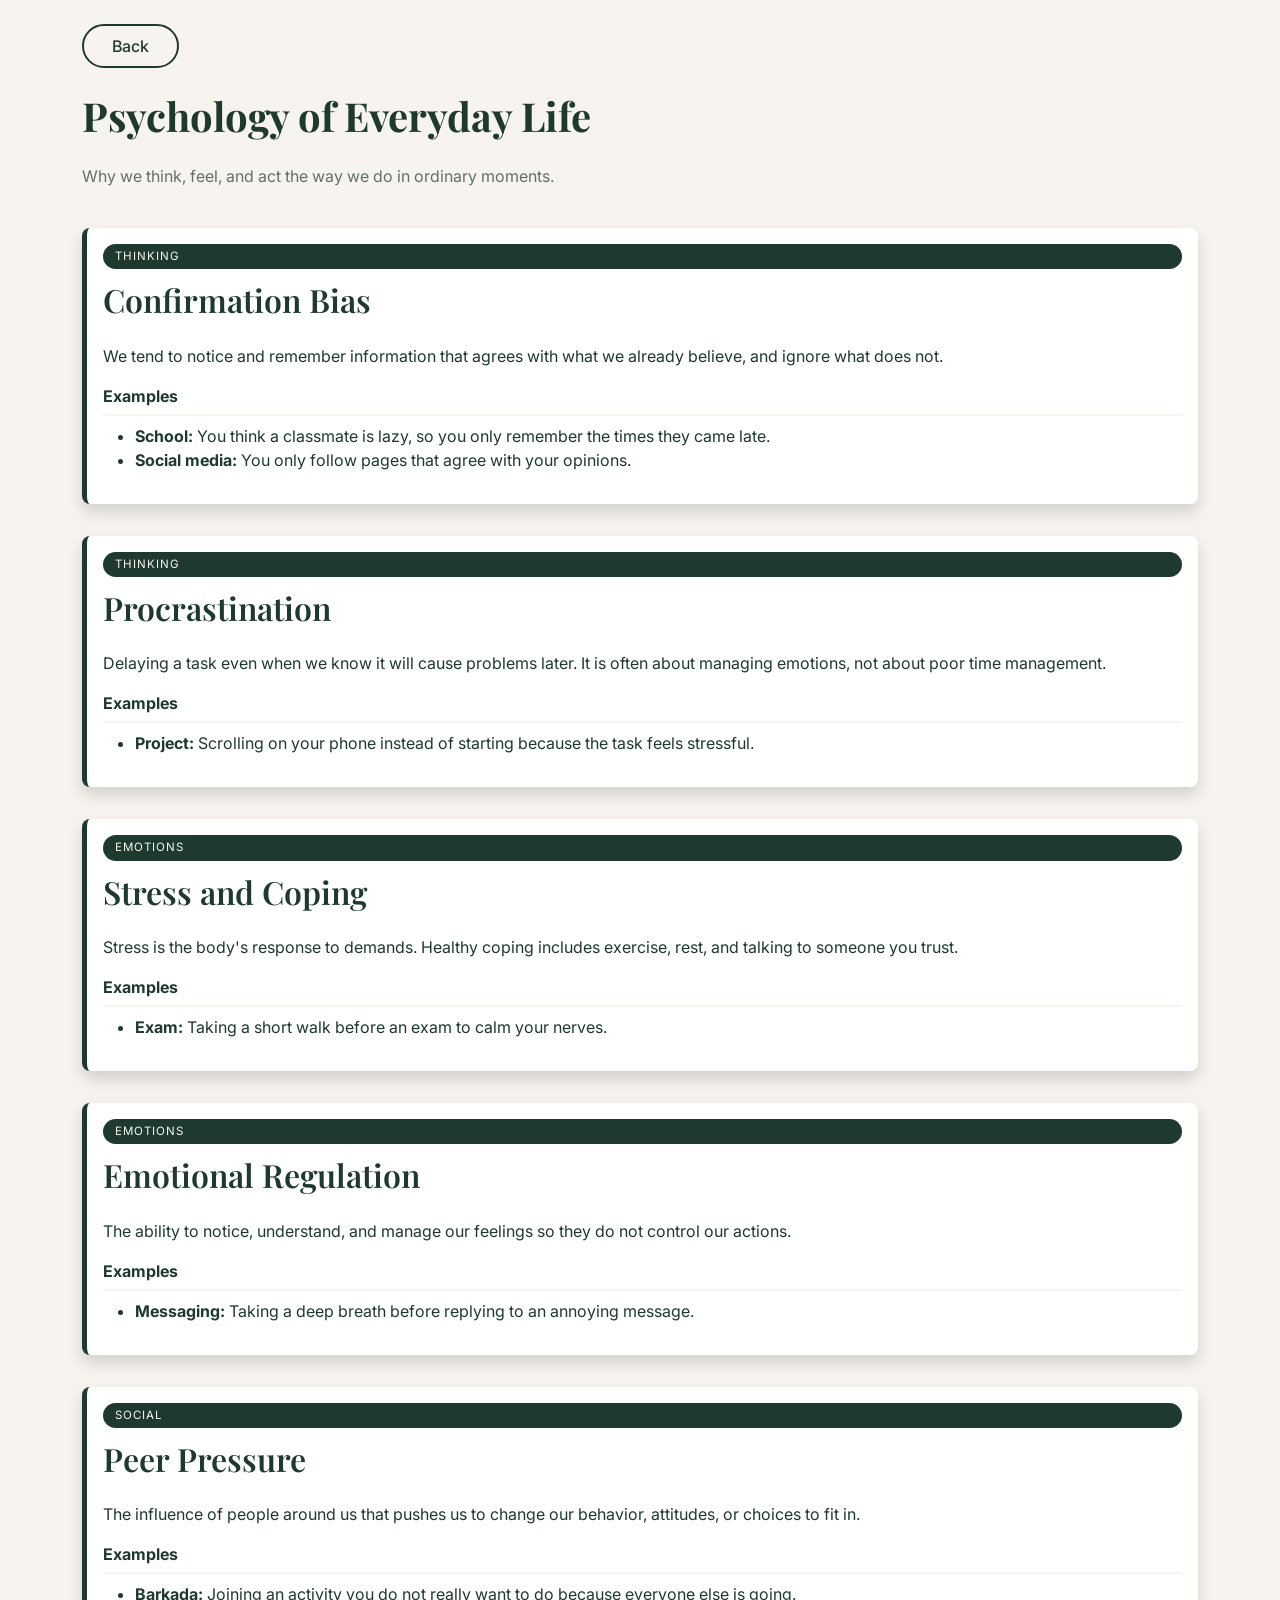
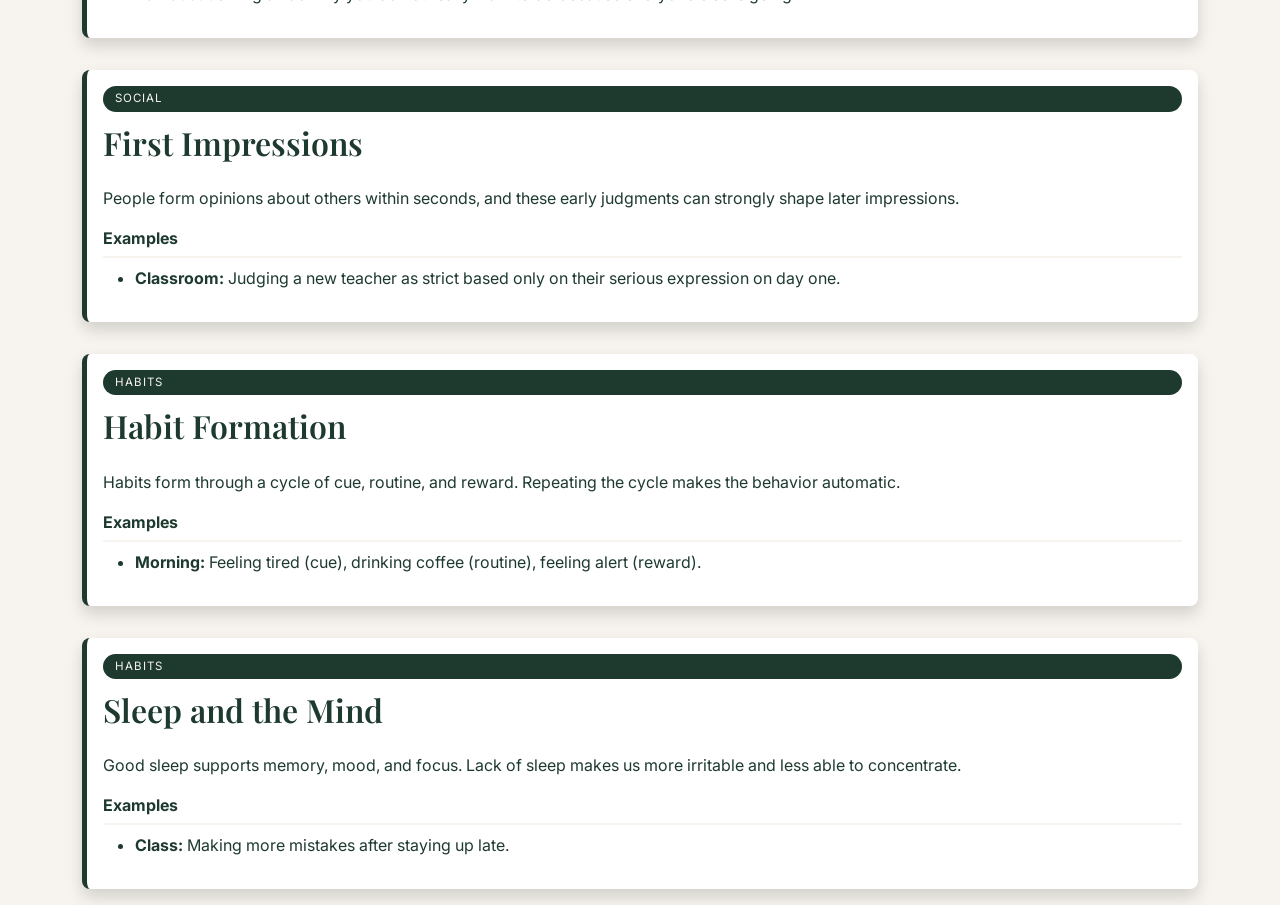
<file: Activity 2/json.html>
<!doctype html>
<html lang="en">
<head>
  <meta charset="utf-8">
  <meta name="viewport" content="width=device-width, initial-scale=1">
  <title>Psychology of Everyday Life</title>
  <link href="https://cdn.jsdelivr.net/npm/bootstrap@5.3.8/dist/css/bootstrap.min.css" rel="stylesheet"
    integrity="sha384-sRIl4kxILFvY47J16cr9ZwB07vP4J8+LH7qKQnuqkuIAvNWLzeN8tE5YBujZqJLB" crossorigin="anonymous">
  <link href="https://fonts.googleapis.com/css2?family=Inter:wght@400;500;600&family=Playfair+Display:wght@600;700&display=swap" rel="stylesheet">

  <style>
    :root {
      --forest: #1e3a2f;
      --cream: #f7f4ef;
      --bs-body-font-family: 'Inter', system-ui, sans-serif;
      --bs-body-bg: var(--cream);
      --bs-body-color: var(--forest);
    }

    .back-btn {
      background: transparent;
      color: var(--forest);
      border: 2px solid var(--forest);
      border-radius: 50rem;
      padding: 8px 28px;
      font-weight: 500;
    }

    .back-btn:hover {
      background: var(--forest);
      color: var(--cream);
      border-color: var(--forest);
    }

    .page-title {
      font-family: 'Playfair Display', serif;
      font-weight: 700;
      color: var(--forest);
    }

    .page-subtitle {
      color: var(--forest);
      opacity: 0.7;
      margin-bottom: 1.5rem;
    }

    .topic-card {
      background: #fff;
      border: 0;
      border-left: 5px solid var(--forest);
      transition: transform 0.2s, box-shadow 0.2s;
    }

    .topic-card:hover {
      transform: translateY(-3px);
    }

    .category-tag {
      display: inline-block;
      background: var(--forest);
      color: var(--cream);
      font-size: 0.72rem;
      letter-spacing: 1px;
      padding: 4px 12px;
      border-radius: 50rem;
    }

    .topic-title {
      font-family: 'Playfair Display', serif;
      font-weight: 600;
      color: var(--forest);
      margin-top: 0.75rem;
    }

    .examples-label {
      border-bottom: 2px solid var(--cream);
      padding-bottom: 6px;
      margin-bottom: 8px;
    }
  </style>
</head>

<body>
  <div class="container">
    <a href="https://pcyriltiffanie.github.io/WebDev/index.html" class="btn back-btn mt-4">Back</a>
    <h1 class="page-title my-4">Psychology of Everyday Life</h1>
    <p class="page-subtitle">Why we think, feel, and act the way we do in ordinary moments.</p>
    <div class="row" id="parent">



    </div>
  </div>
  <script src="https://cdn.jsdelivr.net/npm/bootstrap@5.3.8/dist/js/bootstrap.bundle.min.js"
    integrity="sha384-FKyoEForCGlyvwx9Hj09JcYn3nv7wiPVlz7YYwJrWVcXK/BmnVDxM+D2scQbITxI"
    crossorigin="anonymous"></script>

  <script>
    var topics = [
      {
        title: "Confirmation Bias",
        category: "Thinking",
        description: "We tend to notice and remember information that agrees with what we already believe, and ignore what does not.",
        examples: [
          {
            situation: "School",
            detail: "You think a classmate is lazy, so you only remember the times they came late."
          },
          {
            situation: "Social media",
            detail: "You only follow pages that agree with your opinions."
          }
        ]
      }, {
        title: "Procrastination",
        category: "Thinking",
        description: "Delaying a task even when we know it will cause problems later. It is often about managing emotions, not about poor time management.",
        examples: [
          {
            situation: "Project",
            detail: "Scrolling on your phone instead of starting because the task feels stressful."
          }
        ]
      }, {
        title: "Stress and Coping",
        category: "Emotions",
        description: "Stress is the body's response to demands. Healthy coping includes exercise, rest, and talking to someone you trust.",
        examples: [
          {
            situation: "Exam",
            detail: "Taking a short walk before an exam to calm your nerves."
          }
        ]
      }, {
        title: "Emotional Regulation",
        category: "Emotions",
        description: "The ability to notice, understand, and manage our feelings so they do not control our actions.",
        examples: [
          {
            situation: "Messaging",
            detail: "Taking a deep breath before replying to an annoying message."
          }
        ]
      }, {
        title: "Peer Pressure",
        category: "Social",
        description: "The influence of people around us that pushes us to change our behavior, attitudes, or choices to fit in.",
        examples: [
          {
            situation: "Barkada",
            detail: "Joining an activity you do not really want to do because everyone else is going."
          }
        ]
      }, {
        title: "First Impressions",
        category: "Social",
        description: "People form opinions about others within seconds, and these early judgments can strongly shape later impressions.",
        examples: [
          {
            situation: "Classroom",
            detail: "Judging a new teacher as strict based only on their serious expression on day one."
          }
        ]
      }, {
        title: "Habit Formation",
        category: "Habits",
        description: "Habits form through a cycle of cue, routine, and reward. Repeating the cycle makes the behavior automatic.",
        examples: [
          {
            situation: "Morning",
            detail: "Feeling tired (cue), drinking coffee (routine), feeling alert (reward)."
          }
        ]
      }, {
        title: "Sleep and the Mind",
        category: "Habits",
        description: "Good sleep supports memory, mood, and focus. Lack of sleep makes us more irritable and less able to concentrate.",
        examples: [
          {
            situation: "Class",
            detail: "Making more mistakes after staying up late."
          }
        ]
      }
    ]

    var parent = document.getElementById("parent");

    for (var i = 0; i < topics.length; i++) {

      var examplesHtml = "";
      for (var j = 0; j < topics[i].examples.length; j++) {
        examplesHtml += `
          <li><b>` + topics[i].examples[j].situation + `:</b> ` + topics[i].examples[j].detail + `</li>
        `;
      }

      parent.innerHTML += `
        <div class="col-12">
          <div class="card topic-card my-3 shadow rounded-3 p-3">
            <div class="category-tag text-uppercase">` + topics[i].category + `</div>
            <div class="topic-title h2">` + topics[i].title + `</div>
            <div class="my-3">` + topics[i].description + `</div>
            <div class="examples-label fw-bold">Examples</div>
            <ul>` + examplesHtml + `</ul>
          </div>
        </div>
      `;
    }
  </script>

</body>

</html>
</file>
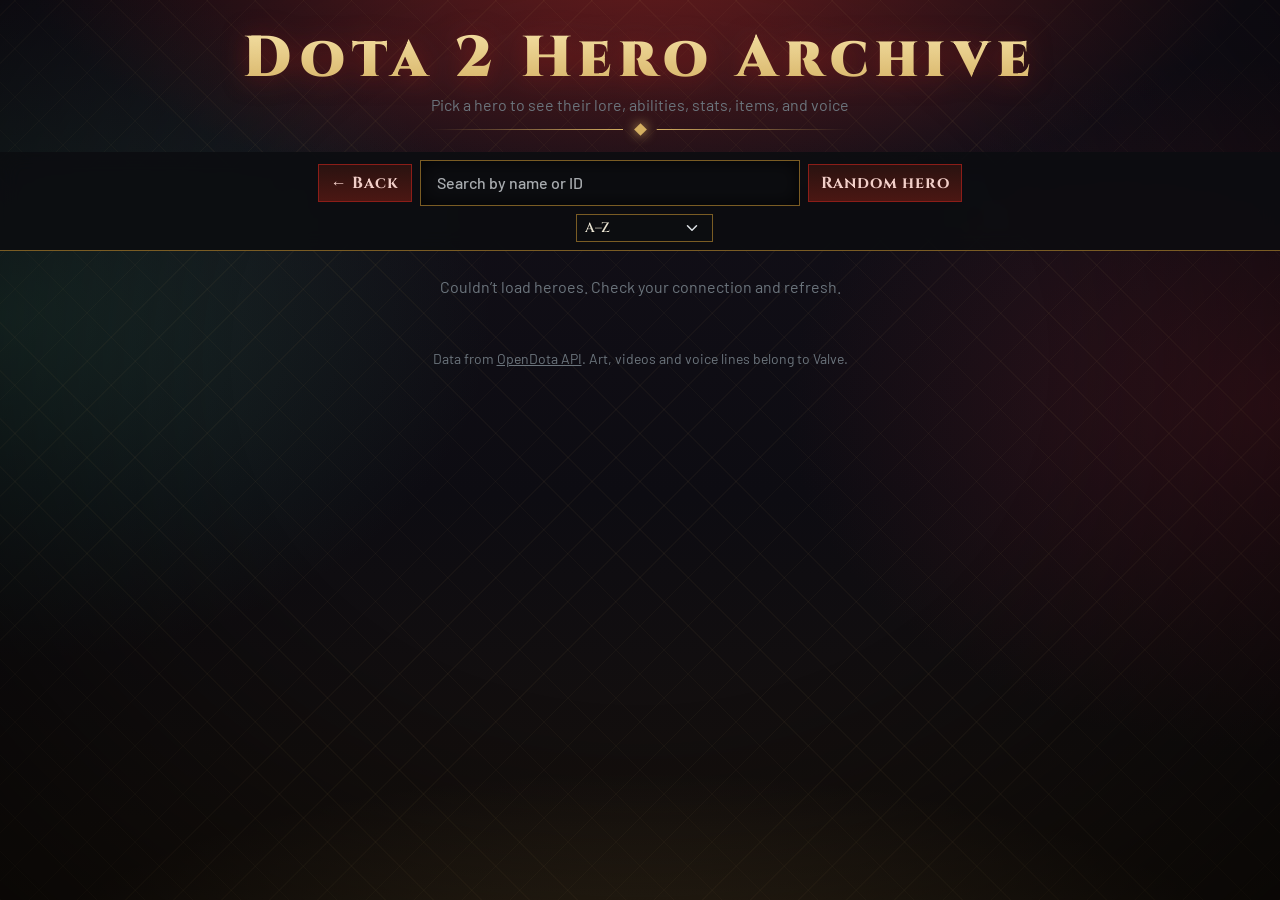
<file: Activity 3/api.html>
<!doctype html>
<html lang="en" data-bs-theme="dark">

<head>
    <meta charset="utf-8">
    <meta name="viewport" content="width=device-width, initial-scale=1">
    <title>Dota 2 API</title>
    <link rel="preconnect" href="https://fonts.gstatic.com" crossorigin>
    <link href="https://cdn.jsdelivr.net/npm/bootstrap@5.3.3/dist/css/bootstrap.min.css" rel="stylesheet">
    <link
        href="https://fonts.googleapis.com/css2?family=Cinzel:wght@500;700;900&family=Barlow:wght@400;500;600&display=swap"
        rel="stylesheet">
    <link href="others/style.css" rel="stylesheet">
</head>

<body>
    <header class="text-center pt-4 px-3">
        <h1 class="title-gold m-0">Dota 2 Hero Archive</h1>
        <p class="text-secondary mb-2">Pick a hero to see their lore, abilities, stats, items, and voice</p>
        <div class="orn"><i></i></div>
    </header>

    <div class="toolbar sticky-top py-2 px-3">
        <div class="container-xxl d-flex flex-column gap-2 align-items-center">
            <div class="d-flex flex-wrap gap-2 align-items-center justify-content-center w-100">
                <a class="btn btn-blood cinzel" href="https://pcyriltiffanie.github.io/WebDev/index.html">&larr; Back</a>
                <div class="search input-group p-1 flex-grow-1" style="max-width:380px;min-width:220px">
                    <input id="q" class="form-control" type="search" placeholder="Search by name or ID"
                        autocomplete="off" aria-label="Search heroes">
                </div>
                <button id="rnd" class="btn btn-blood cinzel">Random hero</button>
            </div>
            <div class="d-flex flex-wrap gap-2 align-items-center justify-content-center">
                <div class="d-flex flex-wrap gap-2 justify-content-center" id="chips" role="group"
                    aria-label="Filter by attribute"></div>
                <select id="sort" class="form-select form-select-sm sel" aria-label="Sort heroes">
                    <option value="az">A–Z</option>
                    <option value="wr">Win rate</option>
                    <option value="pop">Most picked</option>
                    <option value="pro">Pro scene</option>
                </select>
            </div>
        </div>
    </div>

    <main class="container-xxl py-4 pb-5">
        <div id="msg" class="text-center text-secondary mb-3" role="status" style="min-height:1.6rem"></div>
        <div class="row row-cols-2 row-cols-md-3 row-cols-xl-5 g-3" id="grid"></div>
    </main>

    <nav class="d-flex justify-content-center align-items-center gap-3 pb-5 d-none" id="pager"
        aria-label="Page navigation">
        <button id="pp" class="btn btn-gold cinzel">Previous</button>
        <div class="cinzel fw-bold text-center text-gold" id="pg" style="min-width:8rem"></div>
        <button id="np" class="btn btn-gold cinzel">Next</button>
    </nav>

    <footer class="text-center text-secondary small pb-4">Data from <a class="link-secondary"
            href="https://docs.opendota.com/">OpenDota API</a>. Art, videos and voice lines belong to Valve.</footer>

    <div class="modal fade" id="dlg" tabindex="-1" aria-labelledby="dname" aria-hidden="true">
        <div class="modal-dialog modal-xl modal-dialog-centered modal-dialog-scrollable">
            <div class="modal-content">
                <div class="modal-header justify-content-between">
                    <button class="btn btn-blood btn-sm cinzel" id="prev" aria-label="Previous hero">Prev</button>
                    <span class="text-secondary" id="pos"></span>
                    <div class="d-flex gap-2">
                        <button class="btn btn-blood btn-sm cinzel" id="next" aria-label="Next hero">Next</button>
                        <button class="btn btn-gold btn-sm cinzel" data-bs-dismiss="modal" aria-label="Close">Close</button>
                    </div>
                </div>
                <div class="modal-body" id="mbody">
                    <div class="row g-3" id="dgrid">
                        <div class="col-lg-6 order-lg-1" id="stageCol">
                            <section class="panel stage h-100 p-4 d-flex align-items-center justify-content-center text-center position-relative overflow-hidden">
                                <div class="position-relative w-100">
                                    <div class="portrait position-relative">
                                        <video id="video" autoplay loop muted playsinline></video>
                                        <img id="img" alt="" class="d-none">
                                    </div>
                                    <h2 class="hero-name m-0 pt-2" id="dname"></h2>
                                    <div class="bar"></div>
                                    <div class="attr-label" id="dattr"></div>
                                    <div class="text-secondary mt-3" id="vmsg" role="status" style="min-height:1.3rem"></div>
                                    <button id="replay" class="btn btn-blood btn-sm cinzel mt-1"
                                        aria-label="Play another voice line">&#8635; Another voice line</button>
                                </div>
                            </section>
                        </div>
                        <div class="col-lg-6 order-lg-2" id="aboutCol">
                            <section class="panel h-100 p-4 d-flex flex-column justify-content-center align-items-center text-center" id="about"></section>
                        </div>
                        <div class="col-lg-6 order-lg-3"><section class="panel h-100 p-4" id="attrs"></section></div>
                        <div class="col-lg-6 order-lg-4"><section class="panel h-100 p-4" id="stats"></section></div>
                        <div class="col-12 order-lg-5"><section class="panel p-4" id="meta"></section></div>
                        <div class="col-12 order-lg-5"><section class="panel p-4" id="abil"></section></div>
                        <div class="col-12 order-lg-5"><section class="panel p-4" id="itm"></section></div>
                        <div class="col-12 order-lg-5"><section class="panel p-4" id="mu"></section></div>
                    </div>
                </div>
            </div>
        </div>
    </div>

    <script src="https://cdn.jsdelivr.net/npm/bootstrap@5.3.3/dist/js/bootstrap.bundle.min.js"></script>
    <script>
        const A = { 
            str: { label: 'Strength', color: '#ec3d06' }, 
            agi: { label: 'Agility', color: '#26e030' }, 
            int: { label: 'Intelligence', color: '#00d9ff' }, 
            all: { label: 'Universal', color: '#c07cf0' } 
            };
        const IMG = 'https://cdn.cloudflare.steamstatic.com/apps/dota2/images/dota_react/heroes/';
        const VID = 'https://cdn.cloudflare.steamstatic.com/apps/dota2/videos/dota_react/heroes/renders/';
        const HF = 'https://huggingface.co/datasets/Sqls1/dota2-sounds';
        const $ = id => document.getElementById(id);
        const esc = t => String(t).replace(/[&<>"']/g, c => ({ '&': '&amp;', '<': '&lt;', '>': '&gt;', '"': '&quot;', "'": '&#39;' }[c]));
        const cap = t => t ? t[0].toUpperCase() + t.slice(1) : '';
        const num = n => Number.isInteger(n) ? n : Number(n).toFixed(2).replace(/0+$/, '').replace(/\.$/, '');
        const st = (l, x) => `<div class="col"><div class="stat h-100"><small class="d-block">${l}</small><b>${x}</b></div></div>`;
        const STATS = 'row row-cols-2 row-cols-sm-4 g-2';
        const getJSON = async u => { try { const r = await fetch(u); return r.ok ? await r.json() : null } catch (e) { return null } };

        let heroes = [], shown = [], attr = 'any', cur = null, loreP = null;

        const API = 'https://api.opendota.com/api/', CDN = 'https://cdn.cloudflare.steamstatic.com', ITM = CDN + '/apps/dota2/images/dota_react/items/';
        const BR = ['Herald', 'Guardian', 'Crusader', 'Archon', 'Legend', 'Ancient', 'Divine', 'Immortal']; const S = {};
        const cacheGet = (k, ttl) => { try { const o = JSON.parse(localStorage.getItem(k)); return o && Date.now() - o.t < ttl ? o.v : null } catch (e) { return null } };
        const cacheSet = (k, v) => { try { localStorage.setItem(k, JSON.stringify({ t: Date.now(), v })) } catch (e) { } };
        const skeleton = () => Array(15).fill('<div class="col"><div class="card hc w-100 h-100 text-center placeholder-glow" aria-hidden="true"><div class="ratio ratio-16x9"><span class="placeholder rounded-0"></span></div><div class="card-body p-0 pt-2 pb-2"><span class="placeholder col-8"></span><br><span class="placeholder col-5 mt-1"></span></div></div></div>').join('');
        let statsDone = false;
        const skText = (...ws) => `<span class="placeholder-glow d-block w-100" aria-hidden="true">${ws.map(w => `<span class="placeholder col-${w} d-block mb-2"></span>`).join('')}</span>`;
        const skHead = '<h3><span class="placeholder-glow"><span class="placeholder col-3"></span></span></h3>';
        const skBox = (n, h, cls = 'col') => `<div class="row row-cols-1 row-cols-md-2 row-cols-xl-3 g-2 placeholder-glow" aria-hidden="true">${`<div class="${cls}"><span class="placeholder w-100 rounded" style="height:${h}px"></span></div>`.repeat(n)}</div>`;
        const skBars = `<div class="d-flex gap-2 placeholder-glow" aria-hidden="true">${'<span class="placeholder flex-fill rounded" style="height:90px"></span>'.repeat(8)}</div>`;
        const skIcons = `<div class="d-flex flex-wrap gap-1 py-2 placeholder-glow" aria-hidden="true">${'<span class="placeholder rounded" style="width:44px;height:32px"></span>'.repeat(7)}</div>`;
        async function load() {
            $('grid').innerHTML = skeleton();
            let data = cacheGet('dota:heroes', 7 * 864e5);
            if (!data) { data = await getJSON(API + 'constants/heroes'); if (data) cacheSet('dota:heroes', data) }
            if (!data) { $('grid').innerHTML = ''; $('msg').textContent = 'Couldn’t load heroes. Check your connection and refresh.'; return }
            heroes = Object.values(data).map(h => ({ ...h, short: h.name.replace('npc_dota_hero_', '') })).sort((a, b) => a.localized_name.localeCompare(b.localized_name));
            buildChips(); filter(); fromHash();
            loadStats();
        }

        async function loadStats() {
            const c = cacheGet('dota:stats', 36e5);
            if (c) Object.assign(S, c);
            else {
                const stats = await getJSON(API + 'heroStats');
                (stats || []).forEach(x => {
                    const b = BR.map((_, i) => { const p = x[(i + 1) + '_pick'] || 0; return { p, wr: p ? (x[(i + 1) + '_win'] || 0) / p * 100 : 0 } });
                    const pick = b.reduce((a, y) => a + y.p, 0), win = BR.reduce((a, _, i) => a + (x[(i + 1) + '_win'] || 0), 0);
                    S[x.id] = { b, pick, wr: pick ? win / pick * 100 : 0, pp: x.pro_pick || 0, pw: x.pro_win || 0, pb: x.pro_ban || 0 }
                });
                if (Object.keys(S).length) cacheSet('dota:stats', S);
            }
            statsDone = true;
            if ($('sort').value === 'az') render(); else filter();
            if (cur && isOpen) renderMeta(cur);
            (window.requestIdleCallback || setTimeout)(() => { getConst(); getLore() }, { timeout: 3000 });
        }
        function buildChips() {
            const n = k => k === 'any' ? heroes.length : heroes.filter(h => h.primary_attr === k).length;
            $('chips').innerHTML = [['any', 'All', '#d4af61'], ...Object.entries(A).map(([k, v]) => [k, v.label, v.color])]
                .map(([k, l, c]) => `<button class="btn btn-sm chip" data-k="${k}" style="--c:${c}" aria-pressed="${k === attr}"><i></i>${l} ${n(k)}</button>`).join('');
        }
        const PER = 15; let page = 1;
        function filter() {
            const q = $('q').value.trim().toLowerCase();
            shown = heroes.filter(h => (attr === 'any' || h.primary_attr === attr) && (!q || String(h.id) === q || h.localized_name.toLowerCase().includes(q)));
            const key = { wr: h => S[h.id]?.wr || 0, pop: h => S[h.id]?.pick || 0, pro: h => S[h.id] ? S[h.id].pp + S[h.id].pb : 0 }[$('sort').value];
            if (key) shown = shown.slice().sort((a, b) => key(b) - key(a));
            page = 1; render();
        }
        function render() {
            const q = $('q').value.trim(), last = Math.max(1, Math.ceil(shown.length / PER));
            $('msg').textContent = '';
            $('grid').innerHTML = shown.length ? shown.slice((page - 1) * PER, page * PER).map((h, n) => {
                const i = A[h.primary_attr] || A.all;
                return `<div class="col"><button class="card hc w-100 h-100 text-center" data-id="${h.id}" style="--attr:${i.color}"><div class="th position-relative overflow-hidden w-100"><div class="ratio ratio-16x9"><img class="object-fit-cover" src="${IMG}${h.short}.png" alt="" decoding="async" loading="${n < 10 ? 'eager' : 'lazy'}"></div>${S[h.id] ? `<span class="badge rounded-0 wr position-absolute top-0 end-0 m-1">${S[h.id].wr.toFixed(1)}%</span>` : ''}</div><div class="card-body w-100 p-0 pt-2 pb-2"><div class="nm px-1">${esc(h.localized_name)}</div><small class="d-block fw-semibold">${i.label}</small></div></button></div>`;
            }).join('') : `<div class="col-12 text-center text-secondary cinzel fs-5 py-5">No hero matches “${esc(q)}”. Try another name or clear the filter.</div>`;
            $('pager').classList.toggle('d-none', last < 2); $('pg').textContent = `Page ${page} of ${last}`;
        }
        function go(n) { const last = Math.max(1, Math.ceil(shown.length / PER)); page = n < 1 ? last : n > last ? 1 : n; render(); scrollTo({ top: 0, behavior: 'smooth' }) }
        $('pp').onclick = () => go(page - 1); $('np').onclick = () => go(page + 1);
        $('chips').addEventListener('click', e => {
            const b = e.target.closest('.chip'); if (!b) return; attr = b.dataset.k;
            document.querySelectorAll('.chip').forEach(c => c.setAttribute('aria-pressed', c === b)); filter()
        });
        $('q').addEventListener('input', filter); $('sort').addEventListener('change', filter);
        $('q').addEventListener('keydown', e => { if (e.key === 'Enter' && shown.length) openHero(shown[0]) });
        $('grid').addEventListener('click', e => { const c = e.target.closest('.hc'); if (c) openHero(heroes.find(h => h.id == c.dataset.id)) });
        $('rnd').addEventListener('click', () => { const l = shown.length ? shown : heroes; if (l.length) openHero(l[Math.floor(Math.random() * l.length)]) });

        const d = $('dlg'), modal = new bootstrap.Modal(d); let isOpen = false;
        d.addEventListener('show.bs.modal', () => { isOpen = true });
        function openHero(h) {
            audio.src = SILENT; audio.play().catch(() => { });
            cur = h; const i = A[h.primary_attr] || A.all;
            d.style.setProperty('--attr', i.color);
            const flip = h.primary_attr === 'str' || h.primary_attr === 'agi';
            $('stageCol').classList.toggle('order-lg-1', !flip); $('stageCol').classList.toggle('order-lg-2', flip);
            $('aboutCol').classList.toggle('order-lg-2', !flip); $('aboutCol').classList.toggle('order-lg-1', flip);
            const v = $('video'), im = $('img');
            im.src = IMG + h.short + '.png'; im.alt = h.localized_name; im.classList.add('d-none'); v.classList.remove('d-none');
            v.onerror = () => { v.classList.add('d-none'); im.classList.remove('d-none') };
            v.src = VID + h.short + '.webm'; v.play().catch(() => { });
            $('dname').textContent = h.localized_name; $('dattr').textContent = i.label;
            const l = shown.includes(h) ? shown : heroes; $('pos').textContent = `${l.indexOf(h) + 1} of ${l.length}`;

            const pills = [h.attack_type && `<span class="badge rounded-pill px-3 py-2 pill">${esc(cap(h.attack_type))}</span>`, ...(h.roles || []).map(r => `<span class="badge rounded-pill px-3 py-2 pill plain">${esc(r)}</span>`)].filter(Boolean).join('');
            const box = (k, t) => `<div class="attrbox d-flex align-items-center gap-3 px-3 py-2 ${h.primary_attr === k ? 'main' : ''}" style="--c:${A[k].color}"><small class="flex-grow-1">${t}</small><b>${num(h['base_' + k])}</b><span class="text-end">+${num(h[k + '_gain'])} per level</span></div>`;
            $('about').innerHTML = `<h3>About ${esc(h.localized_name)}</h3><p class="lore w-100" id="lore">${skText(12, 12, 10, 8)}</p><div class="d-flex flex-wrap gap-2 justify-content-center mt-3">${pills}</div>`;
            $('attrs').innerHTML = h.base_str !== undefined ? `<h3>Attributes</h3><div class="d-grid gap-2">${box('str', 'STRENGTH')}${box('agi', 'AGILITY')}${box('int', 'INTELLIGENCE')}</div>` : '';
            $('stats').innerHTML = h.base_armor !== undefined ? `<h3>Base stats</h3><div class="${STATS} row-cols-lg-3 row-cols-xl-4">${st('Damage', `${h.base_attack_min}–${h.base_attack_max}`)}${st('Armor', num(h.base_armor))}${st('Magic resist', num(h.base_mr) + '%')}${st('Move speed', h.move_speed)}${st('Attack range', h.attack_range)}${st('Attack time', num(h.attack_rate) + 's')}${st('Health regen', num(h.base_health_regen))}${st('Mana regen', num(h.base_mana_regen))}</div><p class="text-secondary small text-center mt-2 mb-0">Base values, before attributes and items.</p>` : '';
            showLore(h); extras(h);

            if (!isOpen) modal.show();
            $('mbody').scrollTop = 0;
            if (location.hash !== '#' + h.short) history.replaceState(null, '', '#' + h.short);
            playVoice(h);
        }

        let constP = null;
        const getConst = () => constP || (constP = Promise.all([getJSON(API + 'constants/abilities'), getJSON(API + 'constants/hero_abilities'), getJSON(API + 'constants/item_ids')]).then(r => { if (!r[0] || !r[1]) constP = null; return r }));
        const put = (id, html) => { if ($(id)) $(id).innerHTML = html };
        function renderMeta(h) {
            const s = S[h.id];
            put('meta', s ? `<h3>Win rate by rank</h3><div class="brk">${s.b.map((b, i) => `<div><b>${b.p ? b.wr.toFixed(1) + '%' : '–'}</b><i style="height:${Math.max(4, Math.min(100, (b.wr - 40) * 5))}%"></i><small>${BR[i]}</small></div>`).join('')}</div><div class="${STATS} mt-3">${st('Public picks', s.pick.toLocaleString())}${st('Pro picks', s.pp)}${st('Pro wins', s.pw)}${st('Pro bans', s.pb)}</div>` : statsDone ? '' : `<h3>Win rate by rank</h3>${skBars}`);
        }
        function extras(h) {
            put('abil', skHead + skBox(6, 64));
            put('itm', skHead + skIcons + skIcons + skIcons);
            put('mu', skHead + skBox(5, 40, 'col-md-6'));
            renderMeta(h);
            getConst().then(([AB, HA]) => {
                if (cur !== h) return;
                const L = (HA && HA[h.name] && HA[h.name].abilities) || [];
                const rows = L.filter(a => AB && AB[a] && AB[a].dname && AB[a].img && !String(AB[a].behavior || '').includes('Hidden')).map(a => { const x = AB[a]; return `<div class="col"><div class="ab d-flex gap-3 p-2 h-100" title="Click to expand"><img src="${CDN}${x.img}" alt="" loading="lazy"><div><b>${esc(x.dname)}</b><p>${esc(String(x.desc || '').replace(/[ \t]+/g, ' '))}</p></div></div></div>` }).join('');
                put('abil', rows ? `<h3>Abilities</h3><div class="row row-cols-1 row-cols-md-2 row-cols-xl-3 g-2">${rows}</div>` : '');
            });
            Promise.all([getJSON(API + `heroes/${h.id}/itemPopularity`), getConst()]).then(([P, c]) => {
                if (cur !== h) return;
                const N = (c && c[2]) || {};
                const html = P ? [['start_game_items', 'Starting'], ['early_game_items', 'Early'], ['mid_game_items', 'Core'], ['late_game_items', 'Late']].map(([k, l]) => {
                    const e = Object.entries(P[k] || {}).sort((a, b) => b[1] - a[1]).filter(([id]) => N[id]).slice(0, 7);
                    return e.length ? `<div class="ph d-flex align-items-center gap-3 py-2"><small>${l}</small><div class="d-flex flex-wrap gap-1">${e.map(([id]) => `<img src="${ITM}${N[id]}.png" title="${esc(N[id].replace(/_/g, ' '))}" alt="" loading="lazy" onerror="this.remove()">`).join('')}</div></div>` : '';
                }).join('') : '';
                put('itm', html ? `<h3>Popular items</h3>${html}` : '');
            });
            getJSON(API + `heroes/${h.id}/matchups`).then(M => {
                if (cur !== h) return;
                const m = (M || []).filter(x => x.games_played >= 100 && heroes.some(y => y.id == x.hero_id)).map(x => ({ ...x, wr: x.wins / x.games_played * 100 })).sort((a, b) => b.wr - a.wr);
                const card = x => { const o = heroes.find(y => y.id == x.hero_id); return `<button class="mu btn d-flex align-items-center gap-2 w-100 mb-1 p-0 pe-2 text-start" data-id="${o.id}"><img src="${IMG}${o.short}.png" alt="" loading="lazy"><span class="flex-grow-1 fw-semibold">${esc(o.localized_name)}</span><b>${x.wr.toFixed(1)}%</b></button>` };
                put('mu', m.length > 10 ? `<h3>Matchups</h3><div class="row g-3"><div class="col-md-6"><small class="g d-block mb-2">${esc(h.localized_name)} wins most against</small>${m.slice(0, 5).map(card).join('')}</div><div class="col-md-6"><small class="rd d-block mb-2">${esc(h.localized_name)} struggles against</small>${m.slice(-5).reverse().map(card).join('')}</div></div>` : '');
            });
        }
        d.addEventListener('click', e => {
            const m = e.target.closest('.mu'); if (m) return openHero(heroes.find(h => h.id == m.dataset.id));
            const a = e.target.closest('.ab'); if (a) a.classList.toggle('open');
        });

        const LORE_URLS = [
            'https://api.opendota.com/api/constants/hero_lore',
            'https://cdn.jsdelivr.net/gh/odota/dotaconstants@master/build/hero_lore.json',
            'https://raw.githubusercontent.com/odota/dotaconstants/master/build/hero_lore.json'
        ];
        function getLore() {
            if (loreP) return loreP;
            loreP = (async () => {
                for (const u of LORE_URLS) {
                    const L = await getJSON(u);
                    if (L && typeof L === 'object' && Object.keys(L).length) return L;
                }
                return null;
            })();
            loreP.then(L => { if (!L) loreP = null });
            return loreP;
        }
        async function showLore(h) {
            const el = $('lore'); if (!el) return;
            const L = await getLore();
            if (cur !== h || !$('lore')) return;
            const text = L && (L[h.short] || L[h.localized_name.toLowerCase()]);
            if (text) { $('lore').textContent = text; return }
            if (!L) {
                $('lore').innerHTML = 'Hindi ma-load ang lore. <button class="btn btn-sm btn-gold cinzel ms-2" id="retryLore">Subukan ulit</button>';
                $('retryLore').onclick = () => { $('lore').innerHTML = skText(12, 12, 10, 8); showLore(h) };
            } else $('lore').textContent = 'No lore available for this hero.';
        }
        function step(n) { const l = shown.includes(cur) ? shown : heroes; openHero(l[(l.indexOf(cur) + n + l.length) % l.length]) }
        $('prev').onclick = () => step(-1); $('next').onclick = () => step(1);
        d.addEventListener('hidden.bs.modal', () => { isOpen = false; const k = shown.indexOf(cur); if (k >= 0 && Math.floor(k / PER) + 1 !== page) { page = Math.floor(k / PER) + 1; render() } audio.pause(); soundToken++; $('video').removeAttribute('src'); history.replaceState(null, '', location.pathname + location.search) });
        d.addEventListener('keydown', e => { if (e.key === 'ArrowLeft') step(-1); if (e.key === 'ArrowRight') step(1) });
        function fromHash() { const s = location.hash.slice(1); const h = s && heroes.find(x => x.short === s); if (h) openHero(h) }
        addEventListener('hashchange', () => { const s = location.hash.slice(1); if (!s) { if (isOpen) modal.hide() } else if (!cur || cur.short !== s) fromHash() });

        const audio = new Audio(); let soundToken = 0, lastUrl = '';
        const SILENT = '[data-uri]'; const lineCache = {};
        const GOOD = /(spawn|respawn|move|attack|kill|battlebegins|taunt|laugh|first|select|pick|cast|win|rival|deny|lasthit|ally|bounty|rune|purch|bush|happy|haste|invis)/i;
        const urlOf = p => `${HF}/resolve/main/${p.split('/').map(encodeURIComponent).join('/')}`;
        async function getLines(short) {
            if (lineCache[short]) return lineCache[short];
            try { const s = JSON.parse(localStorage.getItem('dotaLines2:' + short) || 'null'); if (s && s.length) return lineCache[short] = s } catch (e) { }
            const list = await getJSON(`https://huggingface.co/api/datasets/Sqls1/dota2-sounds/tree/main/sounds/vo/${encodeURIComponent(short)}?limit=300`);
            if (!list) throw new Error('none');
            const files = list.filter(f => f.type === 'file' && /\.mp3$/i.test(f.path)).map(f => f.path);
            const good = files.filter(p => GOOD.test(p));
            const lines = (good.length ? good : files).slice(0, 60);
            lineCache[short] = lines; try { localStorage.setItem('dotaLines2:' + short, JSON.stringify(lines)) } catch (e) { }
            return lines;
        }
        async function playVoice(h) {
            const t = ++soundToken, m = $('vmsg'), prev = lastUrl; audio.pause(); lastUrl = ''; m.innerHTML = '<span class="placeholder-glow"><span class="placeholder col-4 rounded"></span></span>';
            try {
                const lines = await getLines(h.short); if (t !== soundToken) return;
                if (!lines.length) throw new Error('empty');
                let pick;
                for (let n = 0; n < 8; n++) { pick = urlOf(lines[Math.floor(Math.random() * lines.length)]); if (pick !== prev || lines.length < 2) break }
                lastUrl = pick;
                audio.src = lastUrl;
                await audio.play(); if (t === soundToken) m.textContent = '';
            } catch (e) {
                if (t !== soundToken) return;
                if (e && e.name === 'NotAllowedError') { m.textContent = 'Tap anywhere to hear the hero.'; d.addEventListener('pointerdown', () => audio.play().then(() => { m.textContent = '' }).catch(() => { }), { once: true }) }
                else m.textContent = 'No voice line available for this hero.';
            }
        }

        $('replay').onclick = () => {
            if (cur) playVoice(cur);
        };

        load();
    </script>
</body>

</html>
</file>
<file: Activity 3/others/style.css>
:root {
    --gold: #d4af61;
    --gold-dark: #7a5c24;
    --blood: #8c1d18;
    --muted: #8a8d96;
    --attr: #d4af61
}

body {
    min-height: 100vh;
    font-family: "Barlow", system-ui, sans-serif;
    background-color: #0b0a0e;
    background-image: radial-gradient(ellipse 70% 45% at 50% -8%, rgba(176, 38, 30, .6), transparent 70%), radial-gradient(ellipse 55% 55% at 0% 35%, rgba(46, 110, 84, .3), transparent 70%), radial-gradient(ellipse 55% 55% at 100% 45%, rgba(120, 28, 36, .34), transparent 70%), radial-gradient(ellipse 80% 45% at 50% 115%, rgba(212, 175, 97, .2), transparent 65%), linear-gradient(180deg, #14101a, #0d0c12 55%, #17110c);
    background-attachment: fixed
}

body::before {
    content: "";
    position: fixed;
    inset: 0;
    z-index: -1;
    pointer-events: none;
    background: radial-gradient(ellipse at 50% 40%, transparent 45%, rgba(0, 0, 0, .55) 100%), repeating-linear-gradient(45deg, rgba(212, 175, 97, .045) 0 1px, transparent 1px 34px), repeating-linear-gradient(-45deg, rgba(212, 175, 97, .045) 0 1px, transparent 1px 34px)
}

.cinzel {
    font-family: "Cinzel", Georgia, serif;
    letter-spacing: .05em
}

.title-gold {
    font-family: "Cinzel", Georgia, serif;
    font-weight: 900;
    letter-spacing: .12em;
    font-size: clamp(2rem, 7vw, 3.6rem);
    background: linear-gradient(180deg, #f6e3a8, var(--gold) 45%, var(--gold-dark));
    -webkit-background-clip: text;
    background-clip: text;
    color: transparent;
    filter: drop-shadow(0 2px 12px rgba(140, 29, 24, .6))
}

.btn-gold {
    --bs-btn-color: #1b1203;
    --bs-btn-hover-color: #1b1203;
    --bs-btn-active-color: #1b1203;
    --bs-btn-border-color: #f0d58f;
    --bs-btn-hover-border-color: #f0d58f;
    --bs-btn-active-border-color: #f0d58f;
    --bs-btn-border-radius: 0;
    --bs-btn-font-weight: 700;
    background-image: linear-gradient(180deg, #e7c677, #a97f31)
}

.btn-gold:hover,
.btn-gold:focus-visible {
    filter: brightness(1.15)
}

.btn-blood {
    --bs-btn-color: #f2cfc9;
    --bs-btn-hover-color: #f2cfc9;
    --bs-btn-active-color: #f2cfc9;
    --bs-btn-border-color: var(--blood);
    --bs-btn-hover-border-color: var(--blood);
    --bs-btn-active-border-color: var(--blood);
    --bs-btn-border-radius: 0;
    --bs-btn-font-weight: 700;
    background-image: linear-gradient(180deg, #2a1210, #4b1713)
}

.btn-blood:hover {
    filter: brightness(1.25)
}

.text-gold {
    color: var(--gold)
}

:focus-visible {
    filter: brightness(1.15);
    color: #1b1203
}

.btn-blood {
    background: linear-gradient(180deg, #2a1210, #4b1713);
    border: 1px solid var(--blood);
    color: #f2cfc9;
    font-weight: 700;
    border-radius: 0
}

.btn-blood:hover {
    filter: brightness(1.25);
    color: #f2cfc9
}

:focus-visible {
    outline: 2px solid var(--gold);
    outline-offset: 2px
}

.toolbar {
    background: rgba(12, 13, 16, .88);
    backdrop-filter: blur(10px);
    border-bottom: 1px solid var(--gold-dark)
}

.search {
    background: #0c0d10;
    border: 1px solid var(--gold-dark);
    box-shadow: inset 0 0 18px rgba(0, 0, 0, .8)
}

.search:focus-within {
    border-color: var(--gold)
}

.search input {
    background: transparent;
    border: 0;
    box-shadow: none;
    color: #e8e2d0;
    font-weight: 500
}

.chip {
    --c: var(--gold);
    --bs-btn-padding-x: .9rem;
    --bs-btn-padding-y: .4rem;
    --bs-btn-font-family: "Cinzel", serif;
    --bs-btn-font-size: .85rem;
    --bs-btn-font-weight: 700;
    --bs-btn-border-radius: 0;
    --bs-btn-color: #d9d3c0;
    --bs-btn-hover-color: #d9d3c0;
    --bs-btn-active-color: #d9d3c0;
    --bs-btn-bg: transparent;
    --bs-btn-border-color: color-mix(in srgb, var(--c) 45%, #000);
    --bs-btn-hover-bg: color-mix(in srgb, var(--c) 14%, transparent);
    --bs-btn-hover-border-color: color-mix(in srgb, var(--c) 45%, #000);
    letter-spacing: .06em
}

.chip i {
    display: inline-block;
    width: .55rem;
    height: .55rem;
    background: var(--c);
    transform: rotate(45deg);
    margin-right: .5rem
}

.chip[aria-pressed=true] {
    --bs-btn-bg: color-mix(in srgb, var(--c) 26%, transparent);
    --bs-btn-hover-bg: color-mix(in srgb, var(--c) 26%, transparent);
    --bs-btn-border-color: var(--c);
    --bs-btn-hover-border-color: var(--c);
    box-shadow: 0 0 14px color-mix(in srgb, var(--c) 35%, transparent)
}

.hc {
    --attr: var(--gold);
    --bs-card-border-radius: 0;
    --bs-card-border-color: #2a2418;
    color: inherit;
    background: linear-gradient(180deg, #14161a, #0c0d10);
    border-bottom: 3px solid var(--attr);
    overflow: hidden;
    transition: border-color .15s, box-shadow .15s
}

.hc:hover,
.hc:focus-visible {
    border-color: var(--attr);
    box-shadow: 0 4px 12px color-mix(in srgb, var(--attr) 30%, transparent)
}

.hc .th {
    background: radial-gradient(ellipse at 50% 60%, color-mix(in srgb, var(--attr) 35%, #000), #050506 75%)
}

.hc .nm {
    font: 700 1.05rem "Cinzel", serif;
    white-space: nowrap;
    overflow: hidden;
    text-overflow: ellipsis
}

.hc small {
    color: var(--attr)
}

.wr {
    background: rgba(0, 0, 0, .78);
    border: 1px solid var(--attr);
    font: 700 .72rem "Cinzel", serif;
    color: #f6e3a8
}

#dlg {
    --attr: var(--gold)
}

#dlg .modal-content {
    color: #e8e2d0;
    background: linear-gradient(180deg, #14161a, #0a0b0e);
    border: 1px solid var(--gold-dark);
    border-top: 3px solid var(--attr);
    border-radius: 0;
    box-shadow: 0 30px 90px rgba(0, 0, 0, .8), 0 0 80px color-mix(in srgb, var(--attr) 18%, transparent)
}

#dlg .modal-header {
    padding: .6rem .8rem;
    background: rgba(10, 11, 14, .92);
    border-bottom: 1px solid #2a2418;
    border-radius: 0
}

#dlg .modal-body {
    padding: .9rem
}

.modal-backdrop {
    --bs-backdrop-bg: #050408;
    --bs-backdrop-opacity: .82;
    backdrop-filter: blur(6px)
}

/* modal panels */
.panel {
    border: 1px solid #2a2418;
    background: rgba(0, 0, 0, .25)
}

#dgrid>div:has(>section:empty) {
    display: none
}

#dgrid h3 {
    font: 700 1.3rem "Cinzel", serif;
    letter-spacing: .1em;
    color: var(--gold);
    text-align: center;
    margin-bottom: 1rem
}

.stage {
    min-height: 52vh
}

.stage::before {
    content: "";
    position: absolute;
    inset: 0;
    background: radial-gradient(ellipse 60% 60% at 50% 52%, color-mix(in srgb, var(--attr) 40%, transparent), transparent 70%);
    pointer-events: none
}

.portrait video,
.portrait img {
    display: block;
    margin: 0 auto;
    max-width: 100%;
    max-height: 46vh;
    filter: drop-shadow(0 18px 24px rgba(0, 0, 0, .7))
}

.portrait::after {
    content: "";
    display: block;
    width: 50%;
    height: 22px;
    margin: -14px auto 0;
    background: radial-gradient(ellipse, rgba(0, 0, 0, .75), transparent 70%)
}

.hero-name {
    font-family: "Cinzel", serif;
    font-weight: 900;
    letter-spacing: .1em;
    font-size: clamp(2rem, 7vw, 3.2rem);
    text-shadow: 0 0 26px color-mix(in srgb, var(--attr) 70%, transparent), 0 2px 0 #000
}

.bar {
    width: min(320px, 60%);
    height: 3px;
    margin: .7rem auto 0;
    background: linear-gradient(90deg, transparent, var(--attr), transparent);
    box-shadow: 0 0 14px var(--attr)
}

.attr-label {
    margin-top: .8rem;
    font: 700 1.15rem "Cinzel", serif;
    letter-spacing: .12em;
    color: var(--attr)
}

.lore {
    line-height: 1.75;
    color: #cfc8b4;
    white-space: pre-line;
    max-width: 62ch;
    margin: 0 auto
}

.pill {
    border: 1px solid color-mix(in srgb, var(--attr) 70%, #000);
    background: color-mix(in srgb, var(--attr) 16%, transparent);
    font-weight: 600
}

.pill.plain {
    border-color: #3a3322;
    background: transparent;
    color: var(--muted)
}

.attrbox {
    --c: var(--muted);
    border: 1px solid #2a2418;
    border-left: 4px solid var(--c);
    background: rgba(0, 0, 0, .25)
}

.attrbox.main {
    border-color: var(--c);
    background: color-mix(in srgb, var(--c) 14%, transparent);
    box-shadow: 0 0 18px color-mix(in srgb, var(--c) 30%, transparent)
}

.attrbox small {
    color: var(--c);
    font: 700 .9rem "Cinzel", serif;
    letter-spacing: .1em
}

.attrbox b {
    font: 900 1.6rem "Cinzel", serif
}

.attrbox span {
    min-width: 6.5rem;
    font-size: .85rem;
    color: var(--muted)
}

.stat {
    border: 1px solid #2a2418;
    background: rgba(0, 0, 0, .25);
    padding: .5rem;
    text-align: center
}

.stat small {
    color: var(--muted);
    font-size: .78rem
}

.stat b {
    font: 700 1.1rem "Cinzel", serif;
    color: #f6e3a8
}

.brk {
    display: flex;
    gap: .5rem;
    height: 150px;
    align-items: flex-end
}

.brk>div {
    flex: 1;
    height: 100%;
    display: flex;
    flex-direction: column;
    justify-content: flex-end;
    align-items: center;
    gap: .25rem
}

.brk i {
    width: 100%;
    background: linear-gradient(180deg, var(--attr), color-mix(in srgb, var(--attr) 25%, #000));
    border-top: 2px solid #fff3;
    box-shadow: 0 0 14px color-mix(in srgb, var(--attr) 35%, transparent)
}

.brk b {
    font: 700 .8rem "Cinzel", serif;
    color: #f6e3a8
}

.brk small {
    font-size: .68rem;
    color: var(--muted)
}

.ab {
    border: 1px solid #2a2418;
    border-left: 3px solid var(--attr);
    background: rgba(0, 0, 0, .25);
    cursor: pointer
}

.ab img {
    width: 56px;
    height: 56px;
    flex: none;
    border: 1px solid var(--gold-dark)
}

.ab b {
    font: 700 .95rem "Cinzel", serif;
    color: #f6e3a8
}

.ab p {
    margin: .2rem 0 0;
    font-size: .85rem;
    color: #b9b3a1;
    white-space: pre-line;
    display: -webkit-box;
    -webkit-line-clamp: 3;
    line-clamp: 3;
    -webkit-box-orient: vertical;
    overflow: hidden
}

.ab.open p {
    display: block
}

.ph {
    border-bottom: 1px solid #2a2418
}

.ph small {
    width: 4.5rem;
    font: 700 .8rem "Cinzel", serif;
    color: var(--gold)
}

.ph img {
    height: 36px;
    border: 1px solid #3a3322
}

.rmu small,
.panel small.g,
.panel small.rd {
    font: 700 .85rem "Cinzel", serif
}

.g {
    color: #4ade6a
}

.rd {
    color: #ff6b5a
}

.mu {
    --bs-btn-color: inherit;
    --bs-btn-hover-color: inherit;
    --bs-btn-active-color: inherit;
    --bs-btn-bg: rgba(0, 0, 0, .3);
    --bs-btn-hover-bg: rgba(0, 0, 0, .45);
    --bs-btn-active-bg: rgba(0, 0, 0, .45);
    --bs-btn-border-color: #2a2418;
    --bs-btn-hover-border-color: var(--gold);
    --bs-btn-active-border-color: var(--gold);
    --bs-btn-border-radius: 0
}

.mu img {
    height: 40px;
    aspect-ratio: 16/9;
    object-fit: cover
}

.mu b {
    font: 700 .9rem "Cinzel", serif;
    color: #f6e3a8
}

.title-gold {
    background-size: 100% 220%;
    animation: sheen 7s ease-in-out infinite alternate
}

@keyframes sheen {
    to {
        background-position: 0 100%
    }
}

.orn {
    display: flex;
    align-items: center;
    gap: .8rem;
    max-width: 420px;
    margin: 0 auto 1.1rem
}

.orn::before,
.orn::after {
    content: "";
    flex: 1;
    height: 1px;
    background: linear-gradient(90deg, transparent, var(--gold))
}

.orn::after {
    transform: scaleX(-1)
}

.orn i {
    width: 9px;
    height: 9px;
    background: var(--gold);
    transform: rotate(45deg);
    box-shadow: 0 0 12px var(--gold)
}

.sel {
    background-color: #0c0d10;
    border: 1px solid var(--gold-dark);
    color: #e8e2d0;
    border-radius: 0;
    width: auto;
    font: 600 .85rem "Cinzel", serif
}

@media(prefers-reduced-motion:reduce) {
    .hc {
        animation: none;
        transition: none
    }
}
</file>
